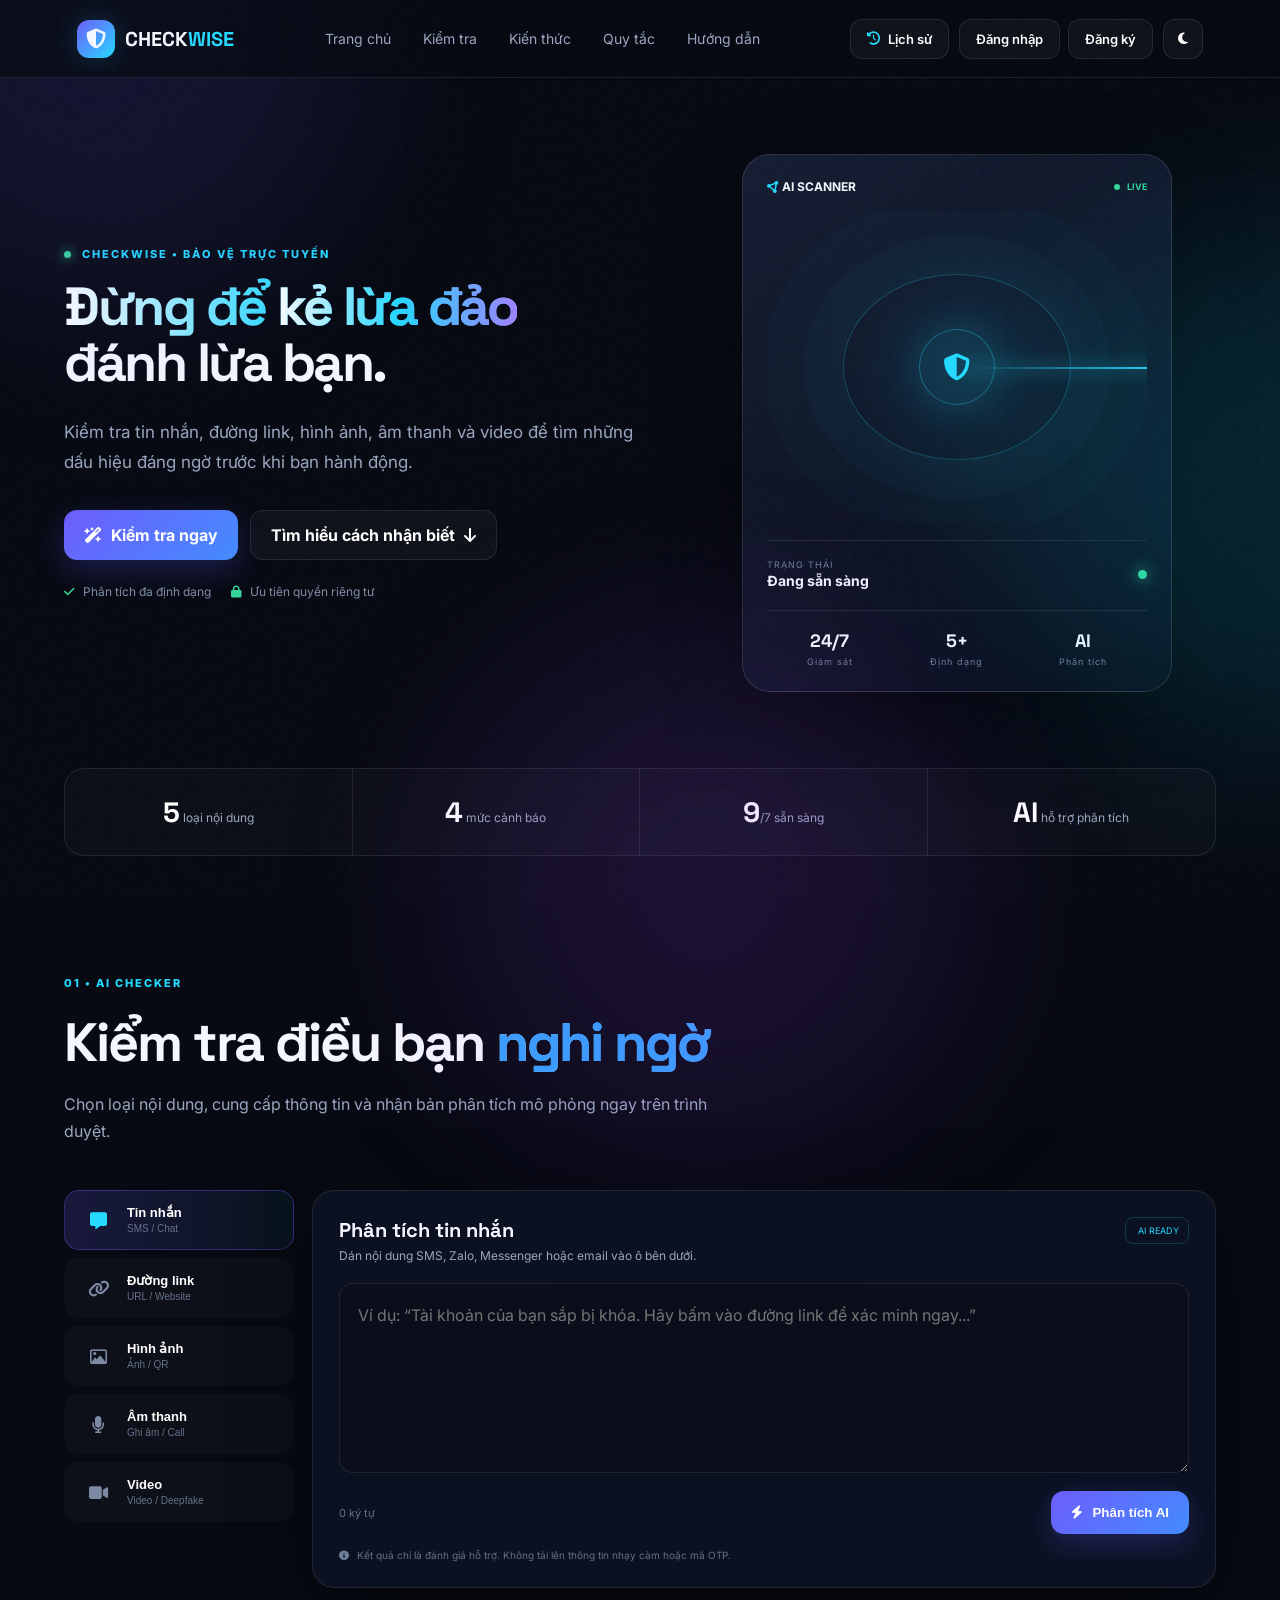
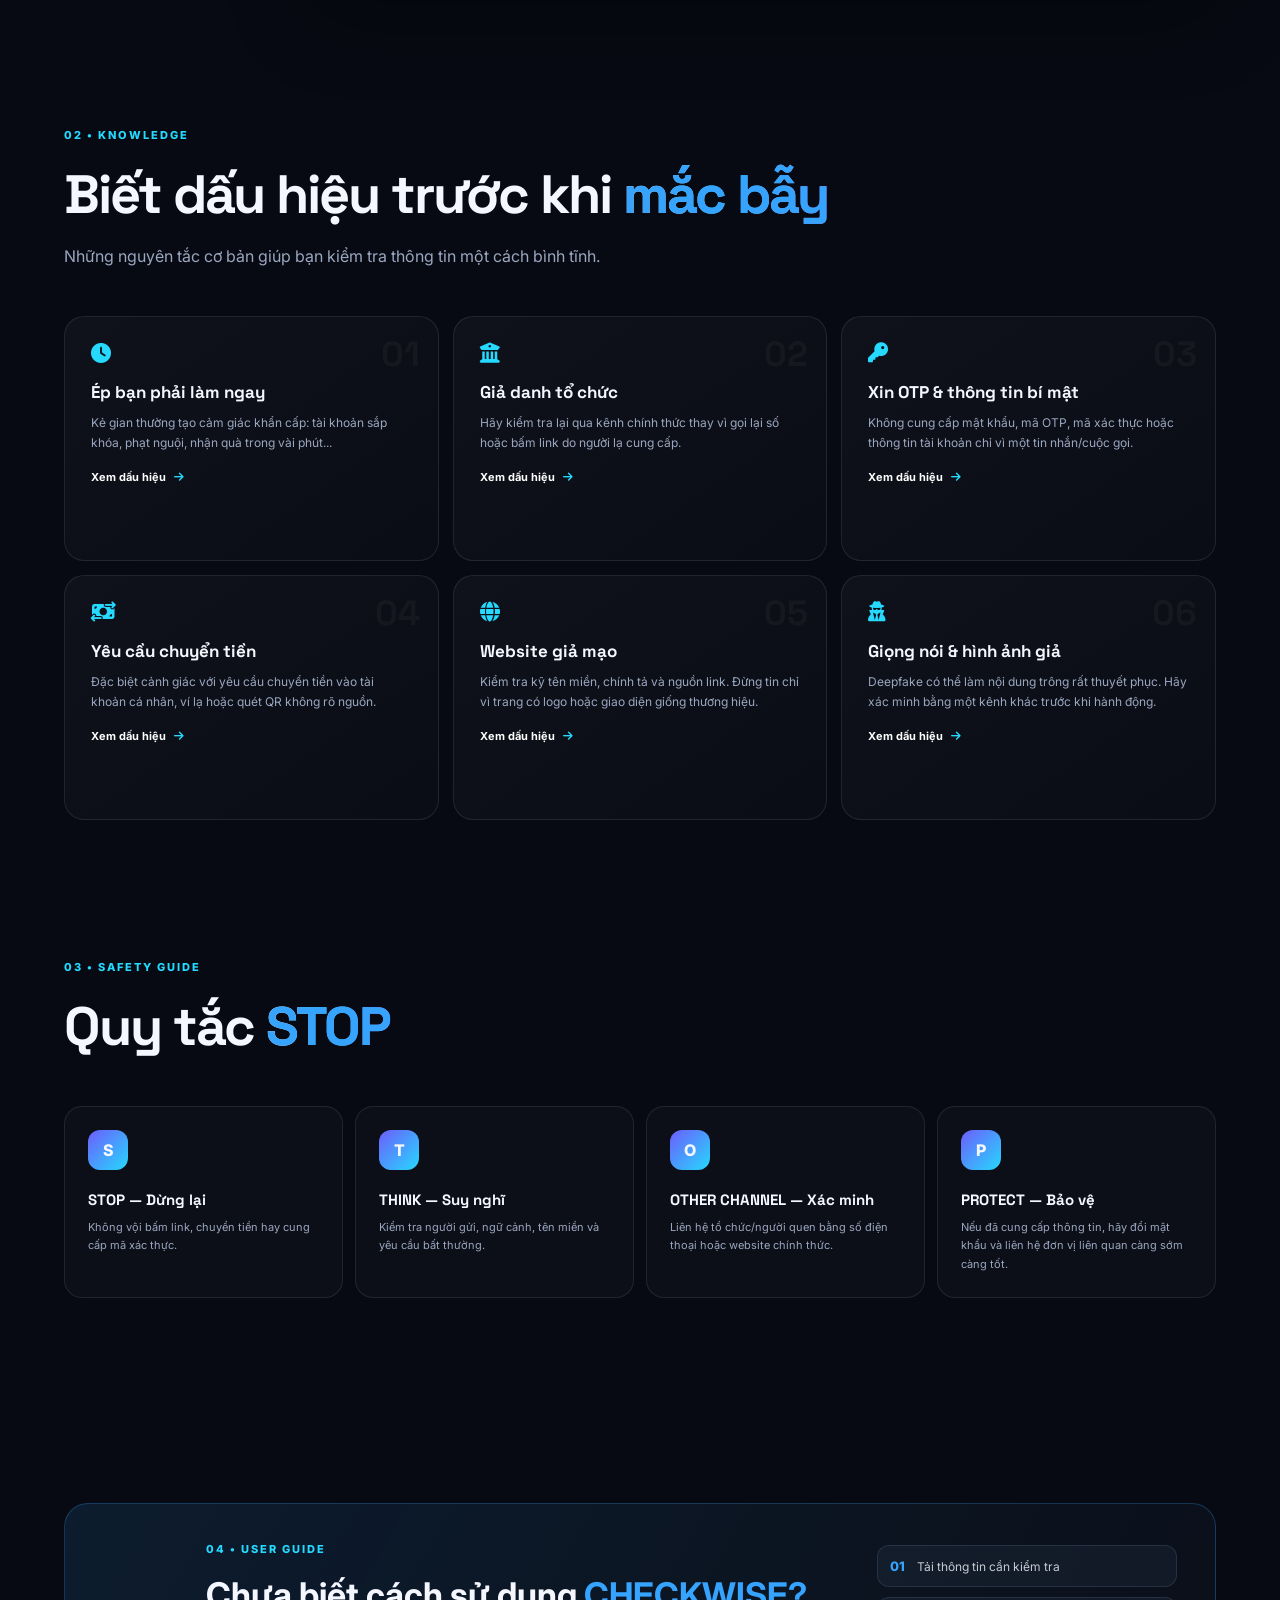
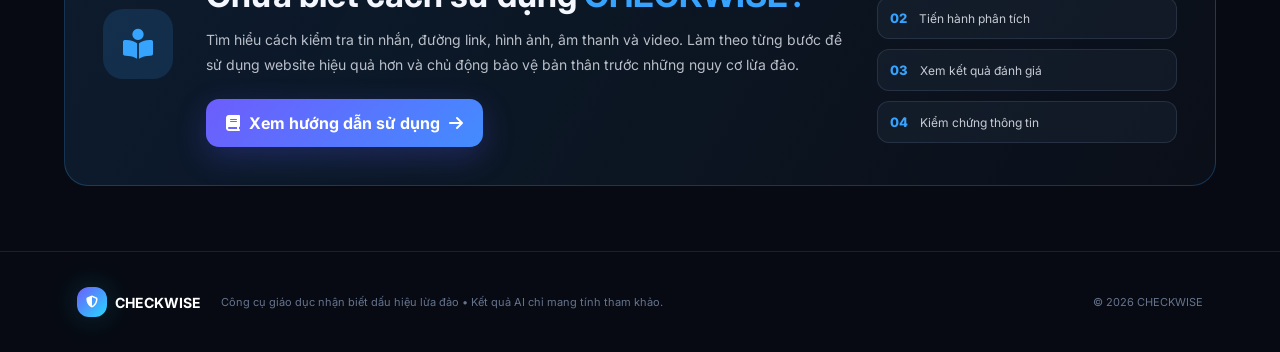
<file: index.html>
<!doctype html>
<html lang="vi">
  <head>
    <meta charset="UTF-8" />
    <meta name="viewport" content="width=device-width, initial-scale=1.0" />
    <meta
      name="description"
      content="CHECKWISE - Trung tâm nhận biết tin giả và lừa đảo bằng AI."
    />
    <title>CHECKWISE — Nhận biết lừa đảo</title>
    <link rel="preconnect" href="https://fonts.googleapis.com" />
    <link rel="preconnect" href="https://fonts.gstatic.com" crossorigin />
    <link
      href="https://fonts.googleapis.com/css2?family=Inter:wght@400;500;600;700;800&family=Space+Grotesk:wght@500;600;700&display=swap"
      rel="stylesheet"
    />
    <link
      rel="stylesheet"
      href="https://cdnjs.cloudflare.com/ajax/libs/font-awesome/6.7.2/css/all.min.css"
    />
    <link rel="stylesheet" href="css/style.css" />
    <link rel="stylesheet" href="css/huong-dan.css">
  </head>
  <body>
    <div class="noise"></div>
    <div class="bg-orb orb-1"></div>
    <div class="bg-orb orb-2"></div>
    <div class="bg-orb orb-3"></div>

    <header class="navbar">
      <a href="#home" class="brand">
        <span class="brand-icon"><i class="fa-solid fa-shield-halved"></i></span>
        <span>CHECK<span class="accent">WISE</span></span>
      </a>

      <nav id="nav">
        <a href="#home">Trang chủ</a>
        <a href="#checker">Kiểm tra</a>
        <a href="#knowledge">Kiến thức</a>
        <a href="#rules">Quy tắc</a>
        <a href="#instructions">Hướng dẫn</a>
      </nav>

      <div class="nav-right">
        <!-- Nút Lịch sử -->
        <button class="nav-pill-btn" id="toggleHistoryBtn" title="Lịch sử tra cứu">
          <i class="fa-solid fa-clock-rotate-left"></i>
          <span>Lịch sử</span>
        </button>

        <!-- Cụm Đăng nhập / Đăng ký (khi chưa đăng nhập) -->
        <div id="authButtons" class="auth-btns">
          <a href="auth.html" class="nav-pill-btn">Đăng nhập</a>
          <a href="auth.html?mode=register" class="nav-pill-btn nav-pill-primary">Đăng ký</a>
        </div>

        <!-- Ô User (khi đã đăng nhập) -->
        <div id="userMenuContainer" class="user-menu-container hidden">
          <button class="nav-pill-btn user-trigger" id="userProfileTrigger" type="button">
            <span class="user-avatar" id="userAvatarText">U</span>
            <span class="user-name" id="userNameDisplay">Người dùng</span>
            <i class="fa-solid fa-chevron-down" style="font-size: 10px; opacity: 0.7;"></i>
          </button>

          <div id="userDropdownMenu" class="user-dropdown hidden">
            <div class="dropdown-header">
              <strong id="dropdownUserName">Tên người dùng</strong>
              <p class="dropdown-email" id="dropdownUserEmail">email@domain.com</p>
              <span class="dropdown-role">Thành viên CheckWise</span>
            </div>
            <div class="dropdown-divider"></div>
            <button id="dropdownHistoryBtn" class="dropdown-item" type="button">
              <i class="fa-solid fa-clock-rotate-left"></i> Lịch sử tra cứu
            </button>
            <button id="logoutBtn" class="dropdown-item text-danger" type="button">
              <i class="fa-solid fa-right-from-bracket"></i> Đăng xuất
            </button>
          </div>
        </div>

        <!-- Nút Sáng / Tối -->
        <button class="icon-btn" id="themeBtn" aria-label="Đổi giao diện">
          <i class="fa-solid fa-moon"></i>
        </button>

        <!-- Nút Menu Mobile -->
        <button class="menu-btn" id="menuBtn">
          <i class="fa-solid fa-bars"></i>
        </button>
      </div>
    </header>
    <main id="home">
      <section class="hero section reveal">
        <div class="hero-copy">
          <div class="eyebrow">
            <span class="pulse"></span> CHECKWISE • BẢO VỆ TRỰC TUYẾN
          </div>
          <h1>
  <span class="hero-title-line">
    Đừng để <span>kẻ lừa đảo</span>
  </span>
  <br />
  đánh lừa bạn.
</h1>
          <p>
            Kiểm tra tin nhắn, đường link, hình ảnh, âm thanh và video để tìm
            những dấu hiệu đáng ngờ trước khi bạn hành động.
          </p>
          <div class="hero-actions">
            <a href="#checker" class="btn btn-primary"
              ><i class="fa-solid fa-wand-magic-sparkles"></i> Kiểm tra ngay</a
            ><a href="#knowledge" class="btn btn-ghost"
              >Tìm hiểu cách nhận biết <i class="fa-solid fa-arrow-down"></i
            ></a>
          </div>
          <div class="trust-row">
            <span><i class="fa-solid fa-check"></i> Phân tích đa định dạng</span
            ><span
              ><i class="fa-solid fa-lock"></i> Ưu tiên quyền riêng tư</span
            >
          </div>
        </div>
        <div class="hero-visual">
          <div class="scan-card">
            <div class="scan-top">
              <span><i class="fa-solid fa-circle-nodes"></i> AI SCANNER</span
              ><span class="live"><i></i> LIVE</span>
            </div>
            <div class="radar">
              <div class="radar-grid"></div>
              <div class="radar-sweep"></div>
              <div class="radar-core">
                <i class="fa-solid fa-shield-halved"></i>
              </div>
            </div>
            <div class="scan-status">
              <div><small>TRẠNG THÁI</small><strong>Đang sẵn sàng</strong></div>
              <span class="status-dot"></span>
            </div>
            <div class="mini-metrics">
              <div><strong>24/7</strong><small>Giám sát</small></div>
              <div><strong>5+</strong><small>Định dạng</small></div>
              <div><strong>AI</strong><small>Phân tích</small></div>
            </div>
          </div>
        </div>
      </section>

      <section class="stats section reveal">
        <div>
          <div class="stat">
            <strong data-count="5">0</strong><span> loại nội dung</span>
          </div>
        </div>
        <div>
          <div class="stat">
            <strong data-count="4">0</strong><span> mức cảnh báo</span>
          </div>
        </div>
        <div>
          <div class="stat">
            <strong data-count="24">0</strong><span>/7 sẵn sàng</span>
          </div>
        </div>
        <div>
          <div class="stat">
            <strong>AI</strong><span> hỗ trợ phân tích</span>
          </div>
        </div>
      </section>

      <section id="checker" class="checker section reveal">
        <div class="section-heading">
          <div class="eyebrow">01 • AI CHECKER</div>
          <h2>Kiểm tra điều bạn <span>nghi ngờ</span></h2>
          <p>
            Chọn loại nội dung, cung cấp thông tin và nhận bản phân tích mô
            phỏng ngay trên trình duyệt.
          </p>
        </div>
        <div class="checker-layout">
          <aside class="type-list">
            <button class="type-btn active" data-type="message">
              <i class="fa-solid fa-message"></i><span>Tin nhắn</span
              ><small>SMS / Chat</small>
            </button>
            <button class="type-btn" data-type="link">
              <i class="fa-solid fa-link"></i><span>Đường link</span
              ><small>URL / Website</small>
            </button>
            <button class="type-btn" data-type="image">
              <i class="fa-regular fa-image"></i><span>Hình ảnh</span
              ><small>Ảnh / QR</small>
            </button>
            <button class="type-btn" data-type="audio">
              <i class="fa-solid fa-microphone"></i><span>Âm thanh</span
              ><small>Ghi âm / Call</small>
            </button>
            <button class="type-btn" data-type="video">
              <i class="fa-solid fa-video"></i><span>Video</span
              ><small>Video / Deepfake</small>
            </button>
          </aside>
          <div class="checker-panel">
            <div class="panel-head">
              <div>
                <h3 id="inputTitle">Phân tích tin nhắn</h3>
                <p id="inputHint">
                  Dán nội dung SMS, Zalo, Messenger hoặc email vào ô bên dưới.
                </p>
              </div>
              <span class="ai-chip"
                ><i class="fa-solid fa-sparkles"></i> AI READY</span
              >
            </div>
            <textarea
              id="messageInput"
              placeholder="Ví dụ: “Tài khoản của bạn sắp bị khóa. Hãy bấm vào đường link để xác minh ngay...”"
            ></textarea>
            <div id="linkInput" class="hidden">
              <div class="input-wrap">
                <i class="fa-solid fa-link"></i
                ><input
                  id="urlField"
                  type="url"
                  placeholder="https://example.com"
                />
              </div>
            </div>
            <div id="uploadInput" class="upload-zone hidden">
              <input
                id="fileField"
                type="file"
                accept="image/*,audio/*,video/*"
              /><label for="fileField"
                ><span class="upload-icon"
                  ><i class="fa-solid fa-cloud-arrow-up"></i></span
                ><strong>Kéo thả tệp vào đây</strong
                ><small>hoặc bấm để chọn • Ảnh, âm thanh, video</small></label
              >
              <div id="filePreview"></div>
            </div>
            <div class="panel-foot">
              <span id="charCount">0 ký tự</span
              ><button class="btn btn-primary" id="analyzeBtn">
                <i class="fa-solid fa-bolt"></i> Phân tích AI
              </button>
            </div>
            <div class="disclaimer">
              <i class="fa-solid fa-circle-info"></i> Kết quả chỉ là đánh giá hỗ
              trợ. Không tải lên thông tin nhạy cảm hoặc mã OTP.
            </div>
          </div>
        </div>
      </section>
      

      <section id="result" class="result section hidden">
        <div class="result-card">
          <div class="result-head">
            <div class="result-icon">
              <i class="fa-solid fa-triangle-exclamation"></i>
            </div>
            <div>
              <small>AI RISK ANALYSIS</small>
              <h2 id="resultTitle">Có dấu hiệu cần cảnh giác</h2>
            </div>
            <span id="riskBadge" class="risk high">RỦI RO CAO</span>
          </div>
          <div class="risk-meter">
            <div>
              <span>Mức độ rủi ro</span><strong id="riskScore">78/100</strong>
            </div>
            <div class="meter"><span id="meterFill"></span></div>
          </div>
          <div class="findings" id="findings"></div>
          <div class="result-actions">
            <button class="btn btn-primary" id="newCheck">
              <i class="fa-solid fa-rotate"></i> Kiểm tra nội dung khác</button
            ><button class="btn btn-ghost" id="copyResult">
              <i class="fa-regular fa-copy"></i> Sao chép kết quả
            </button>
          </div>
        </div>
      </section>

      <section id="knowledge" class="knowledge section reveal">
        <div class="section-heading">
          <div class="eyebrow">02 • KNOWLEDGE</div>
          <h2>Biết dấu hiệu trước khi <span>mắc bẫy</span></h2>
          <p>
            Những nguyên tắc cơ bản giúp bạn kiểm tra thông tin một cách bình
            tĩnh.
          </p>
        </div>
        <div class="knowledge-grid">
          <article class="knowledge-card">
            <span class="card-num">01</span><i class="fa-solid fa-clock"></i>
            <h3>Ép bạn phải làm ngay</h3>
            <p>
              Kẻ gian thường tạo cảm giác khẩn cấp: tài khoản sắp khóa, phạt
              nguội, nhận quà trong vài phút...
            </p>
<a class="learn-btn" href="dau-hieu.html?poster=1">
    Xem dấu hiệu <i class="fa-solid fa-arrow-right"></i>
</a>
          </article>
          <article class="knowledge-card">
            <span class="card-num">02</span
            ><i class="fa-solid fa-building-columns"></i>
            <h3>Giả danh tổ chức</h3>
            <p>
              Hãy kiểm tra lại qua kênh chính thức thay vì gọi lại số hoặc bấm
              link do người lạ cung cấp.
            </p>
            <a class="learn-btn" href="dau-hieu.html?poster=2">
    Xem dấu hiệu <i class="fa-solid fa-arrow-right"></i>
</a>
          </article>
          <article class="knowledge-card">
            <span class="card-num">03</span><i class="fa-solid fa-key"></i>
            <h3>Xin OTP & thông tin bí mật</h3>
            <p>
              Không cung cấp mật khẩu, mã OTP, mã xác thực hoặc thông tin tài
              khoản chỉ vì một tin nhắn/cuộc gọi.
            </p>
            <a class="learn-btn" href="dau-hieu.html?poster=3">
    Xem dấu hiệu <i class="fa-solid fa-arrow-right"></i>
</a>
          </article>
          <article class="knowledge-card">
            <span class="card-num">04</span
            ><i class="fa-solid fa-money-bill-transfer"></i>
            <h3>Yêu cầu chuyển tiền</h3>
            <p>
              Đặc biệt cảnh giác với yêu cầu chuyển tiền vào tài khoản cá nhân,
              ví lạ hoặc quét QR không rõ nguồn.
            </p>
            <a class="learn-btn" href="dau-hieu.html?poster=4">
    Xem dấu hiệu <i class="fa-solid fa-arrow-right"></i>
</a>
          </article>
          <article class="knowledge-card">
            <span class="card-num">05</span><i class="fa-solid fa-globe"></i>
            <h3>Website giả mạo</h3>
            <p>
              Kiểm tra kỹ tên miền, chính tả và nguồn link. Đừng tin chỉ vì
              trang có logo hoặc giao diện giống thương hiệu.
            </p>
            <a class="learn-btn" href="dau-hieu.html?poster=5">
    Xem dấu hiệu <i class="fa-solid fa-arrow-right"></i>
</a>
          </article>
          <article class="knowledge-card">
            <span class="card-num">06</span
            ><i class="fa-solid fa-user-secret"></i>
            <h3>Giọng nói & hình ảnh giả</h3>
            <p>
              Deepfake có thể làm nội dung trông rất thuyết phục. Hãy xác minh
              bằng một kênh khác trước khi hành động.
            </p>
            <a class="learn-btn" href="dau-hieu.html?poster=6">
    Xem dấu hiệu <i class="fa-solid fa-arrow-right"></i>
</a>
          </article>
        </div>
      </section>

      <section id="rules" class="guide section reveal">
        <div class="section-heading">
          <div class="eyebrow">03 • SAFETY GUIDE</div>
          <h2>Quy tắc <span>STOP</span></h2>
        </div>
        <div class="steps">
          <div class="step">
            <span>S</span>
            <div>
              <h3>STOP — Dừng lại</h3>
              <p>Không vội bấm link, chuyển tiền hay cung cấp mã xác thực.</p>
            </div>
          </div>
          <div class="step">
            <span>T</span>
            <div>
              <h3>THINK — Suy nghĩ</h3>
              <p>
                Kiểm tra người gửi, ngữ cảnh, tên miền và yêu cầu bất thường.
              </p>
            </div>
          </div>
          <div class="step">
            <span>O</span>
            <div>
              <h3>OTHER CHANNEL — Xác minh</h3>
              <p>
                Liên hệ tổ chức/người quen bằng số điện thoại hoặc website chính
                thức.
              </p>
            </div>
          </div>
          <div class="step">
            <span>P</span>
            <div>
              <h3>PROTECT — Bảo vệ</h3>
              <p>
                Nếu đã cung cấp thông tin, hãy đổi mật khẩu và liên hệ đơn vị
                liên quan càng sớm càng tốt.
              </p>
            </div>
          </div>
        </div>
      </section>
      <!-- HƯỚNG DẪN SỬ DỤNG WEBSITE -->
<section id="instructions" class="instructions-section section reveal">
  <div class="instructions-content">
    <div class="instructions-icon">
      <i class="fa-solid fa-book-open-reader"></i>
    </div>

    <div class="instructions-text">
      <div class="eyebrow">04 • USER GUIDE</div>
      <h2>Chưa biết cách sử dụng <span>CHECKWISE?</span></h2>
      <p>
        Tìm hiểu cách kiểm tra tin nhắn, đường link, hình ảnh, âm thanh
        và video. Làm theo từng bước để sử dụng website hiệu quả hơn
        và chủ động bảo vệ bản thân trước những nguy cơ lừa đảo.
      </p>

      <a href="huong-dan.html" class="btn btn-primary">
        <i class="fa-solid fa-book"></i>
        Xem hướng dẫn sử dụng
        <i class="fa-solid fa-arrow-right"></i>
      </a>
    </div>

    <div class="instructions-preview">
      <div class="preview-item">
        <span>01</span>
        <p>Tải thông tin cần kiểm tra</p>
      </div>
      <div class="preview-item">
        <span>02</span>
        <p>Tiến hành phân tích</p>
      </div>
      <div class="preview-item">
        <span>03</span>
        <p>Xem kết quả đánh giá</p>
      </div>
      <div class="preview-item">
        <span>04</span>
        <p>Kiểm chứng thông tin</p>
      </div>
    </div>
  </div>
</section>
    </main>

  <!-- NGĂN KÉO LỊCH SỬ TRA CỨU (DRAWER) -->
    <div id="historyOverlay" class="drawer-overlay hidden"></div>
    <aside id="historyDrawer" class="history-drawer">
      <div class="drawer-header">
        <div>
          <h3><i class="fa-solid fa-clock-rotate-left"></i> Lịch sử tra cứu</h3>
          <small id="historyUserLabel">Lưu trên trình duyệt hiện tại</small>
        </div>
        <div style="display: flex; gap: 8px; align-items: center;">
          <!-- Nút Xóa lịch sử -->
          <button id="clearHistoryBtn" class="clear-history-btn" title="Xóa tất cả">
            <i class="fa-solid fa-trash-can"></i>
          </button>
          <!-- Nút Đóng (tắt) lịch sử -->
          <button id="closeHistoryBtn" class="close-btn">&times;</button>
        </div>
      </div>
      <div id="historyList" class="drawer-list"></div>
    </aside>

    <footer>
      <div class="footer-brand">
        <span class="brand-icon"><i class="fa-solid fa-shield-halved"></i></span>
        <strong>CHECKWISE</strong>
      </div>
      <p>Công cụ giáo dục nhận biết dấu hiệu lừa đảo • Kết quả AI chỉ mang tính tham khảo.</p>
      <span>© 2026 CHECKWISE</span>
    </footer>

    <!-- ĐẶT THẺ SCRIPT Ở ĐÂY (SAU KHI TOÀN BỘ HTML ĐÃ ĐƯỢC TẢI XONG) -->
    <script src="js/app.js"></script>
  </body>
</html>
  </body>
</html>
</file>
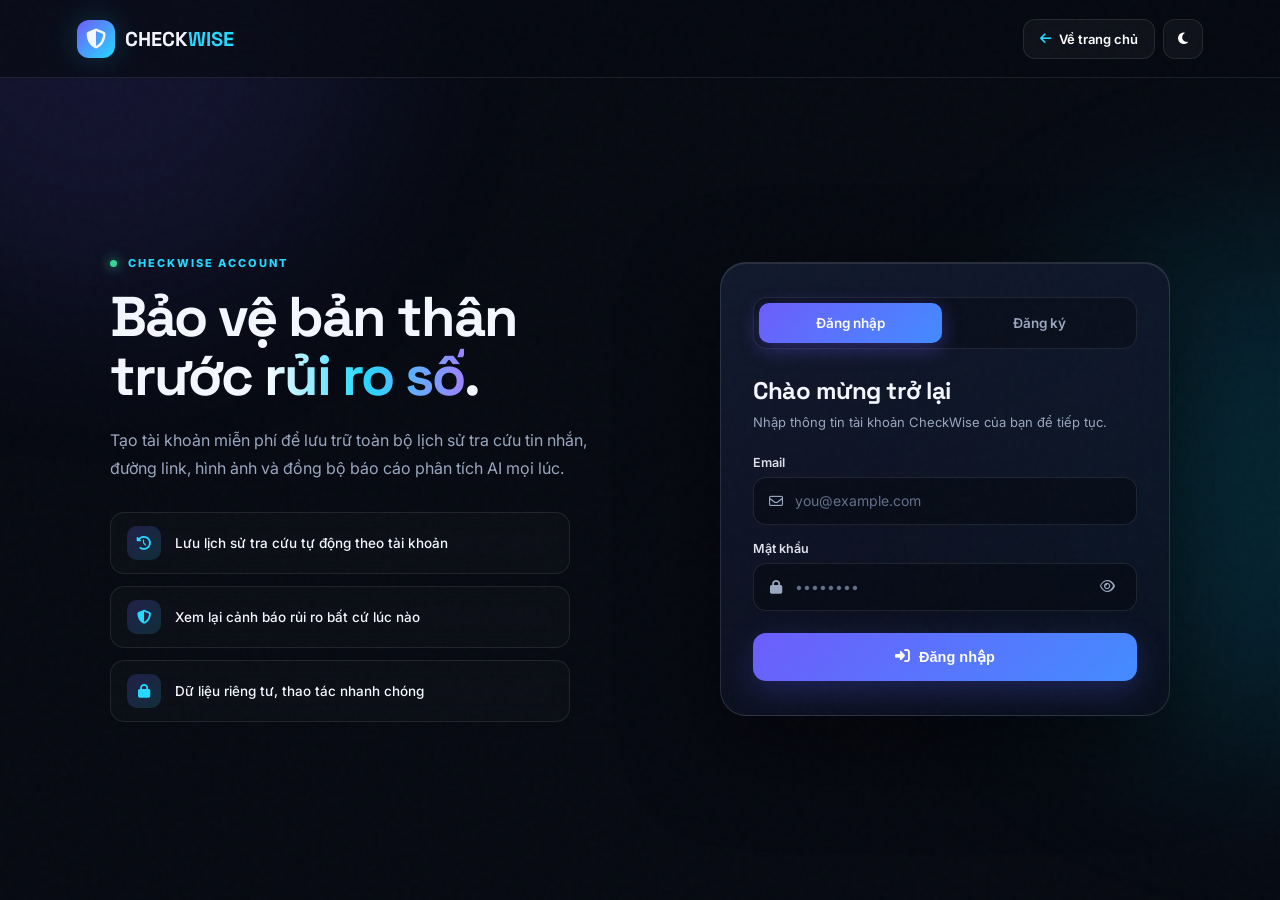
<file: auth.html>
<!doctype html>
<html lang="vi">
  <head>
    <meta charset="UTF-8" />
    <meta name="viewport" content="width=device-width, initial-scale=1.0" />
    <title>CHECKWISE — Đăng nhập & Đăng ký</title>
    <link rel="preconnect" href="https://fonts.googleapis.com" />
    <link rel="preconnect" href="https://fonts.gstatic.com" crossorigin />
    <link
      href="https://fonts.googleapis.com/css2?family=Inter:wght@400;500;600;700;800&family=Space+Grotesk:wght@500;600;700&display=swap"
      rel="stylesheet"
    />
    <link
      rel="stylesheet"
      href="https://cdnjs.cloudflare.com/ajax/libs/font-awesome/6.7.2/css/all.min.css"
    />
    <link rel="stylesheet" href="css/style.css" />
  </head>
  <body class="auth-page">
    <div class="noise"></div>
    <div class="bg-orb orb-1"></div>
    <div class="bg-orb orb-2"></div>

    <!-- Thanh điều hướng gọn -->
<header class="navbar">
      <a href="index.html" class="brand">
        <span class="brand-icon"><i class="fa-solid fa-shield-halved"></i></span>
        <span>CHECK<span class="accent">WISE</span></span>
      </a>

      <div class="nav-right">
        <a href="index.html" class="nav-pill-btn">
          <i class="fa-solid fa-arrow-left"></i>
          <span>Về trang chủ</span>
        </a>
        <button class="icon-btn" id="themeBtn" aria-label="Đổi giao diện">
          <i class="fa-solid fa-moon"></i>
        </button>
      </div>
    </header>

    <main class="auth-wrapper">
      <div class="auth-container">
        <!-- Cột trái: Giới thiệu -->
        <div class="auth-banner">
          <div class="eyebrow">
            <span class="pulse"></span> CHECKWISE ACCOUNT
          </div>
          <h1>Bảo vệ bản thân trước <span>rủi ro số</span>.</h1>
          <p>
            Tạo tài khoản miễn phí để lưu trữ toàn bộ lịch sử tra cứu tin nhắn,
            đường link, hình ảnh và đồng bộ báo cáo phân tích AI mọi lúc.
          </p>
          <ul class="auth-perks">
            <li>
              <i class="fa-solid fa-clock-rotate-left"></i> Lưu lịch sử tra cứu
              tự động theo tài khoản
            </li>
            <li>
              <i class="fa-solid fa-shield-halved"></i> Xem lại cảnh báo rủi ro
              bất cứ lúc nào
            </li>
            <li>
              <i class="fa-solid fa-lock"></i> Dữ liệu riêng tư, thao tác nhanh
              chóng
            </li>
          </ul>
        </div>

        <!-- Cột phải: Khung Form Đăng nhập / Đăng ký -->
        <div class="auth-card">
          <div class="auth-tabs">
            <button type="button" class="auth-tab active" data-tab="login">
              Đăng nhập
            </button>
            <button type="button" class="auth-tab" data-tab="register">
              Đăng ký
            </button>
          </div>

          <!-- FORM ĐĂNG NHẬP -->
          <form id="loginForm" class="auth-form">
            <h2>Chào mừng trở lại</h2>
            <p class="auth-sub">
              Nhập thông tin tài khoản CheckWise của bạn để tiếp tục.
            </p>

            <div class="form-group">
              <label for="loginEmail">Email</label>
              <div class="auth-input-box">
                <i class="fa-regular fa-envelope"></i>
                <input
                  type="email"
                  id="loginEmail"
                  required
                  placeholder="you@example.com"
                />
              </div>
            </div>

            <div class="form-group">
              <label for="loginPassword">Mật khẩu</label>
              <div class="auth-input-box">
                <i class="fa-solid fa-lock"></i>
                <input
                  type="password"
                  id="loginPassword"
                  required
                  placeholder="••••••••"
                />
                <button
                  type="button"
                  class="toggle-pass"
                  data-target="loginPassword"
                >
                  <i class="fa-regular fa-eye"></i>
                </button>
              </div>
            </div>

            <p id="loginError" class="auth-error hidden"></p>
            <button type="submit" class="btn btn-primary w-full">
              <i class="fa-solid fa-right-to-bracket"></i> Đăng nhập
            </button>
          </form>

          <!-- FORM ĐĂNG KÝ -->
          <form id="registerForm" class="auth-form hidden">
            <h2>Tạo tài khoản mới</h2>
            <p class="auth-sub">
              Chỉ mất 10 giây để kích hoạt kho lưu trữ lịch sử tra cứu.
            </p>

            <div class="form-group">
              <label for="regName">Tên hiển thị</label>
              <div class="auth-input-box">
                <i class="fa-regular fa-user"></i>
                <input
                  type="text"
                  id="regName"
                  required
                  placeholder="Ví dụ: Nguyễn Văn A"
                />
              </div>
            </div>

            <div class="form-group">
              <label for="regEmail">Email</label>
              <div class="auth-input-box">
                <i class="fa-regular fa-envelope"></i>
                <input
                  type="email"
                  id="regEmail"
                  required
                  placeholder="you@example.com"
                />
              </div>
            </div>

            <div class="form-group">
              <label for="regPassword">Mật khẩu (tối thiểu 6 ký tự)</label>
              <div class="auth-input-box">
                <i class="fa-solid fa-lock"></i>
                <input
                  type="password"
                  id="regPassword"
                  minlength="6"
                  required
                  placeholder="••••••••"
                />
                <button
                  type="button"
                  class="toggle-pass"
                  data-target="regPassword"
                >
                  <i class="fa-regular fa-eye"></i>
                </button>
              </div>
            </div>

            <div class="form-group">
              <label for="regConfirm">Nhập lại mật khẩu</label>
              <div class="auth-input-box">
                <i class="fa-solid fa-shield-check"></i>
                <input
                  type="password"
                  id="regConfirm"
                  minlength="6"
                  required
                  placeholder="••••••••"
                />
              </div>
            </div>

            <p id="registerError" class="auth-error hidden"></p>
            <button type="submit" class="btn btn-primary w-full">
              <i class="fa-solid fa-user-plus"></i> Đăng ký ngay
            </button>
          </form>
        </div>
      </div>
    </main>

    <script src="js/auth.js"></script>
  </body>
</html>
</file>
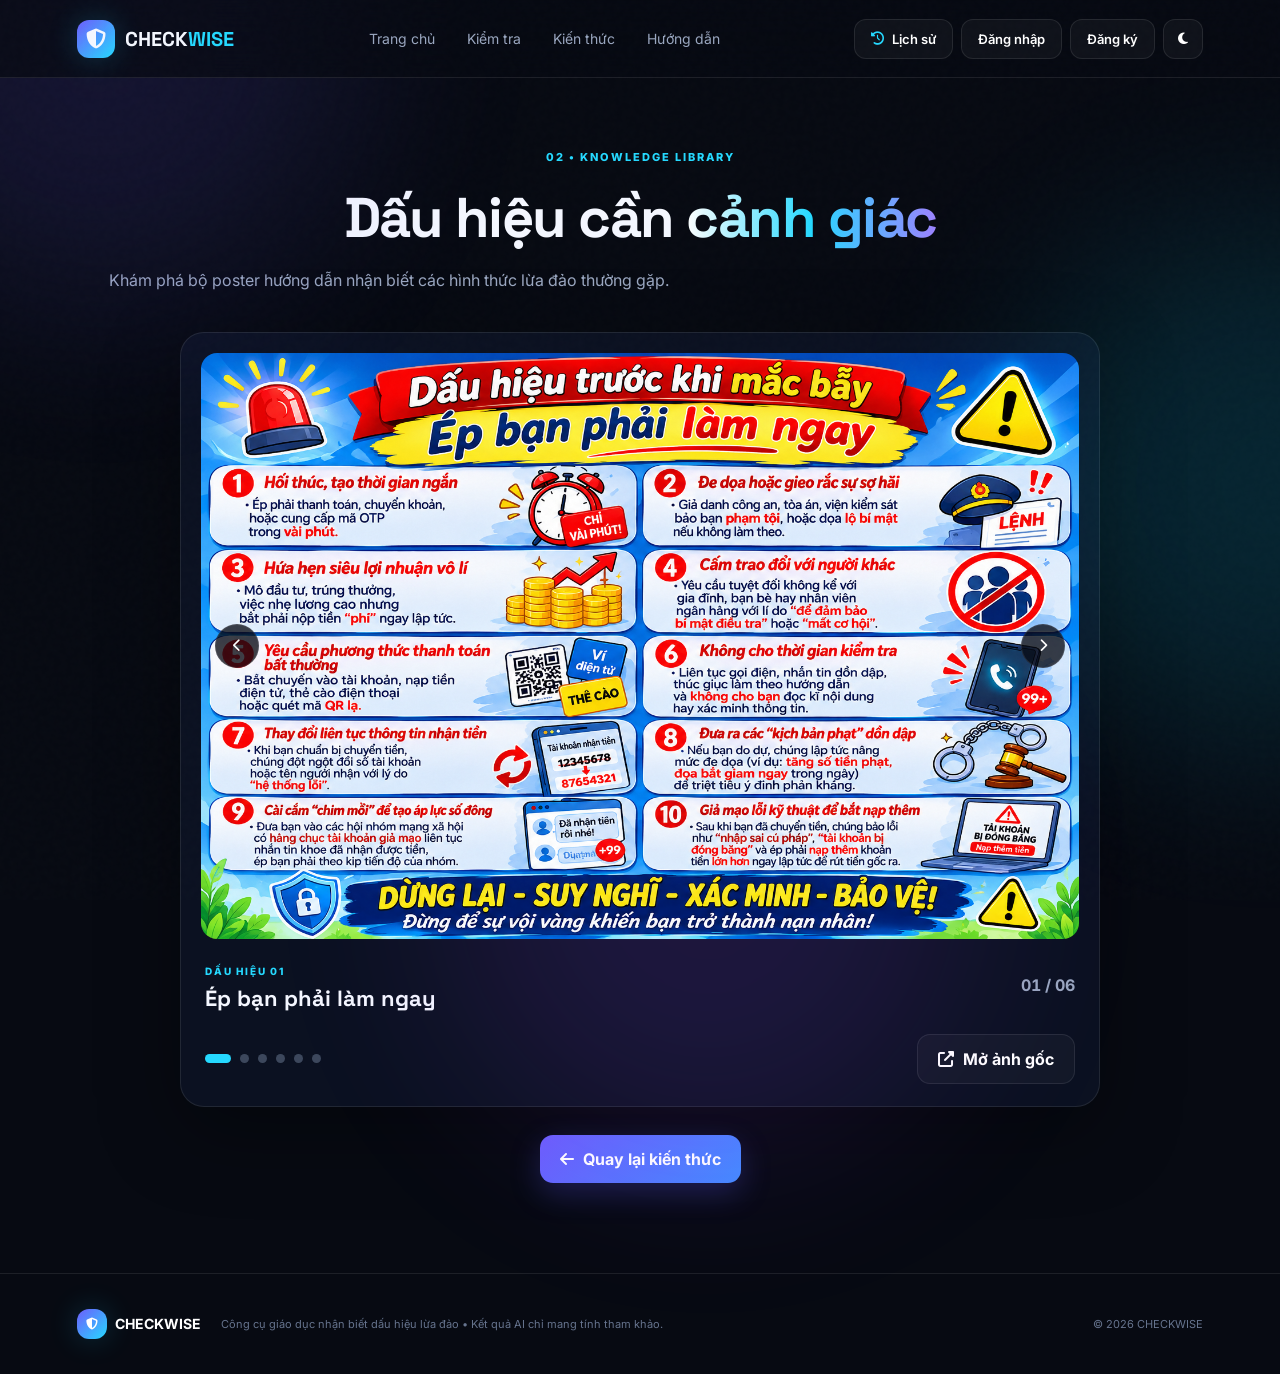
<file: dau-hieu.html>
<!doctype html>
<html lang="vi">
<head>
  <meta charset="UTF-8">
  <meta name="viewport" content="width=device-width, initial-scale=1.0">
  <meta name="description" content="Bộ poster nhận biết dấu hiệu lừa đảo - CHECKWISE.">
  <title>Poster dấu hiệu lừa đảo — CHECKWISE</title>

  <link rel="preconnect" href="https://fonts.googleapis.com">
  <link rel="preconnect" href="https://fonts.gstatic.com" crossorigin>
  <link href="https://fonts.googleapis.com/css2?family=Inter:wght@400;500;600;700;800&family=Space+Grotesk:wght@500;600;700&display=swap" rel="stylesheet">

  <link rel="stylesheet" href="https://cdnjs.cloudflare.com/ajax/libs/font-awesome/6.7.2/css/all.min.css">

  <!-- CSS giao diện gốc -->
  <link rel="stylesheet" href="css/style.css">

  <!-- CSS riêng của trang poster -->
  <link rel="stylesheet" href="css/poster.css">
</head>

<body>
  <div class="noise"></div>
  <div class="bg-orb orb-1"></div>
  <div class="bg-orb orb-2"></div>
  <div class="bg-orb orb-3"></div>

  <!-- NAVBAR -->
  <header class="navbar">
    <a href="index.html#home" class="brand">
      <span class="brand-icon">
        <i class="fa-solid fa-shield-halved"></i>
      </span>
      <span>CHECK<span class="accent">WISE</span></span>
    </a>

    <nav id="nav">
      <a href="index.html#home">Trang chủ</a>
      <a href="index.html#checker">Kiểm tra</a>
      <a href="index.html#knowledge" class="active">Kiến thức</a>
      <a href="index.html#guide">Hướng dẫn</a>
    </nav>

    <div class="nav-right">
      <button
        class="nav-pill-btn"
        id="toggleHistoryBtn"
        title="Lịch sử tra cứu"
      >
        <i class="fa-solid fa-clock-rotate-left"></i>
        <span>Lịch sử</span>
      </button>

      <div id="authButtons" class="auth-btns">
        <a href="auth.html" class="nav-pill-btn">Đăng nhập</a>
        <a
          href="auth.html?mode=register"
          class="nav-pill-btn nav-pill-primary"
        >
          Đăng ký
        </a>
      </div>

      <div id="userMenuContainer" class="user-menu-container hidden">
        <button
          class="nav-pill-btn user-trigger"
          id="userProfileTrigger"
          type="button"
        >
          <span class="user-avatar" id="userAvatarText">U</span>
          <span class="user-name" id="userNameDisplay">Người dùng</span>
          <i
            class="fa-solid fa-chevron-down"
            style="font-size:10px;opacity:.7"
          ></i>
        </button>

        <div id="userDropdownMenu" class="user-dropdown hidden">
          <div class="dropdown-header">
            <strong id="dropdownUserName">Tên người dùng</strong>
            <p class="dropdown-email" id="dropdownUserEmail">
              email@domain.com
            </p>
            <span class="dropdown-role">Thành viên CheckWise</span>
          </div>

          <div class="dropdown-divider"></div>

          <button
            id="dropdownHistoryBtn"
            class="dropdown-item"
            type="button"
          >
            <i class="fa-solid fa-clock-rotate-left"></i>
            Lịch sử tra cứu
          </button>

          <button
            id="logoutBtn"
            class="dropdown-item text-danger"
            type="button"
          >
            <i class="fa-solid fa-right-from-bracket"></i>
            Đăng xuất
          </button>
        </div>
      </div>

      <button
        class="icon-btn"
        id="themeBtn"
        aria-label="Đổi giao diện"
      >
        <i class="fa-solid fa-moon"></i>
      </button>

      <button
        class="menu-btn"
        id="menuBtn"
        aria-label="Mở menu"
      >
        <i class="fa-solid fa-bars"></i>
      </button>
    </div>
  </header>

  <!-- NỘI DUNG POSTER -->
  <main class="poster-page section">

    <div class="section-heading poster-heading">
      <div class="eyebrow">02 • KNOWLEDGE LIBRARY</div>

      <h1>
        Dấu hiệu cần <span>cảnh giác</span>
      </h1>

      <p>
        Khám phá bộ poster hướng dẫn nhận biết các hình thức
        lừa đảo thường gặp.
      </p>
    </div>

    <section class="poster-viewer" aria-label="Trình chiếu poster">

      <div class="poster-stage">

        <button
          class="poster-arrow prev"
          id="prevPoster"
          aria-label="Poster trước"
        >
          <i class="fa-solid fa-chevron-left"></i>
        </button>

        <img
          id="posterImage"
          src="POSTER DẤU HIỆU TRƯỚC KHI MẮC BẪY/ÉP BẠN PHẢI LÀM NGAY (2).png"
          alt="Poster: Ép bạn phải làm ngay"
          draggable="false"
        >

        <button
          class="poster-arrow next"
          id="nextPoster"
          aria-label="Poster tiếp theo"
        >
          <i class="fa-solid fa-chevron-right"></i>
        </button>

      </div>

      <div class="poster-caption">
        <div>
          <span class="poster-kicker" id="posterKicker">
            DẤU HIỆU 01
          </span>

          <h2 id="posterTitle">
            Ép bạn phải làm ngay
          </h2>
        </div>

        <span class="poster-counter" id="posterCounter">
          01 / 06
        </span>
      </div>

      <div class="poster-controls">

        <div
          class="poster-dots"
          id="posterDots"
          aria-label="Chọn poster"
        ></div>

        <a
          class="btn btn-ghost"
          id="openOriginal"
          target="_blank"
          rel="noopener"
        >
          <i class="fa-solid fa-up-right-from-square"></i>
          Mở ảnh gốc
        </a>

      </div>
    </section>

    <div class="poster-back">
      <a class="btn btn-primary" href="index.html#knowledge">
        <i class="fa-solid fa-arrow-left"></i>
        Quay lại kiến thức
      </a>
    </div>

  </main>

  <!-- LỊCH SỬ TRA CỨU -->
  <div id="historyOverlay" class="drawer-overlay hidden"></div>

  <aside id="historyDrawer" class="history-drawer">
    <div class="drawer-header">

      <div>
        <h3>
          <i class="fa-solid fa-clock-rotate-left"></i>
          Lịch sử tra cứu
        </h3>

        <small id="historyUserLabel">
          Lưu trên trình duyệt hiện tại
        </small>
      </div>

      <div style="display:flex;gap:8px;align-items:center">

        <button
          id="clearHistoryBtn"
          class="clear-history-btn"
          title="Xóa tất cả"
        >
          <i class="fa-solid fa-trash-can"></i>
        </button>

        <button id="closeHistoryBtn" class="close-btn">
          &times;
        </button>

      </div>
    </div>

    <div id="historyList" class="drawer-list"></div>
  </aside>

  <!-- FOOTER -->
  <footer>
    <div class="footer-brand">
      <span class="brand-icon">
        <i class="fa-solid fa-shield-halved"></i>
      </span>
      <strong>CHECKWISE</strong>
    </div>

    <p>
      Công cụ giáo dục nhận biết dấu hiệu lừa đảo •
      Kết quả AI chỉ mang tính tham khảo.
    </p>

    <span>© 2026 CHECKWISE</span>
  </footer>

  <!-- JS GỐC VÀ JS TRÌNH CHIẾU -->
  <script src="js/app.js"></script>
  <script src="js/poster.js"></script>

</body>
</html>
</file>
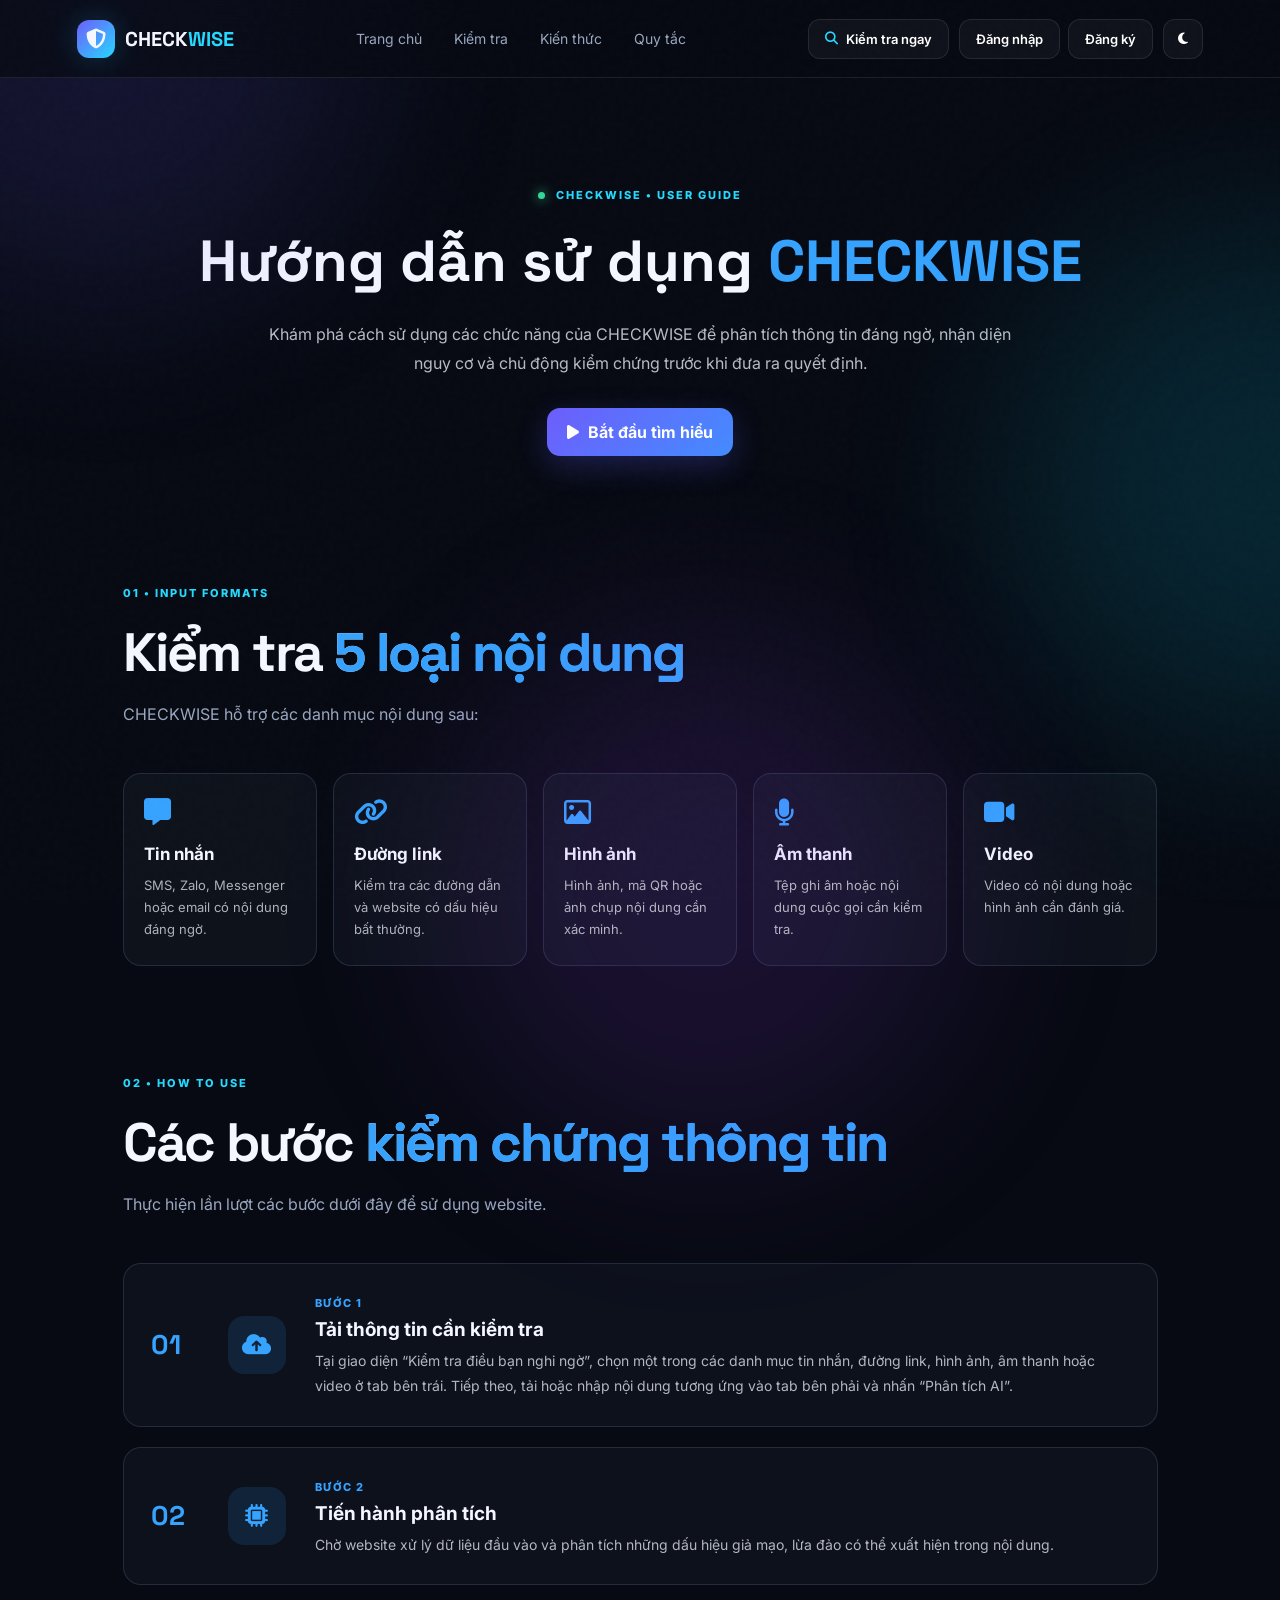
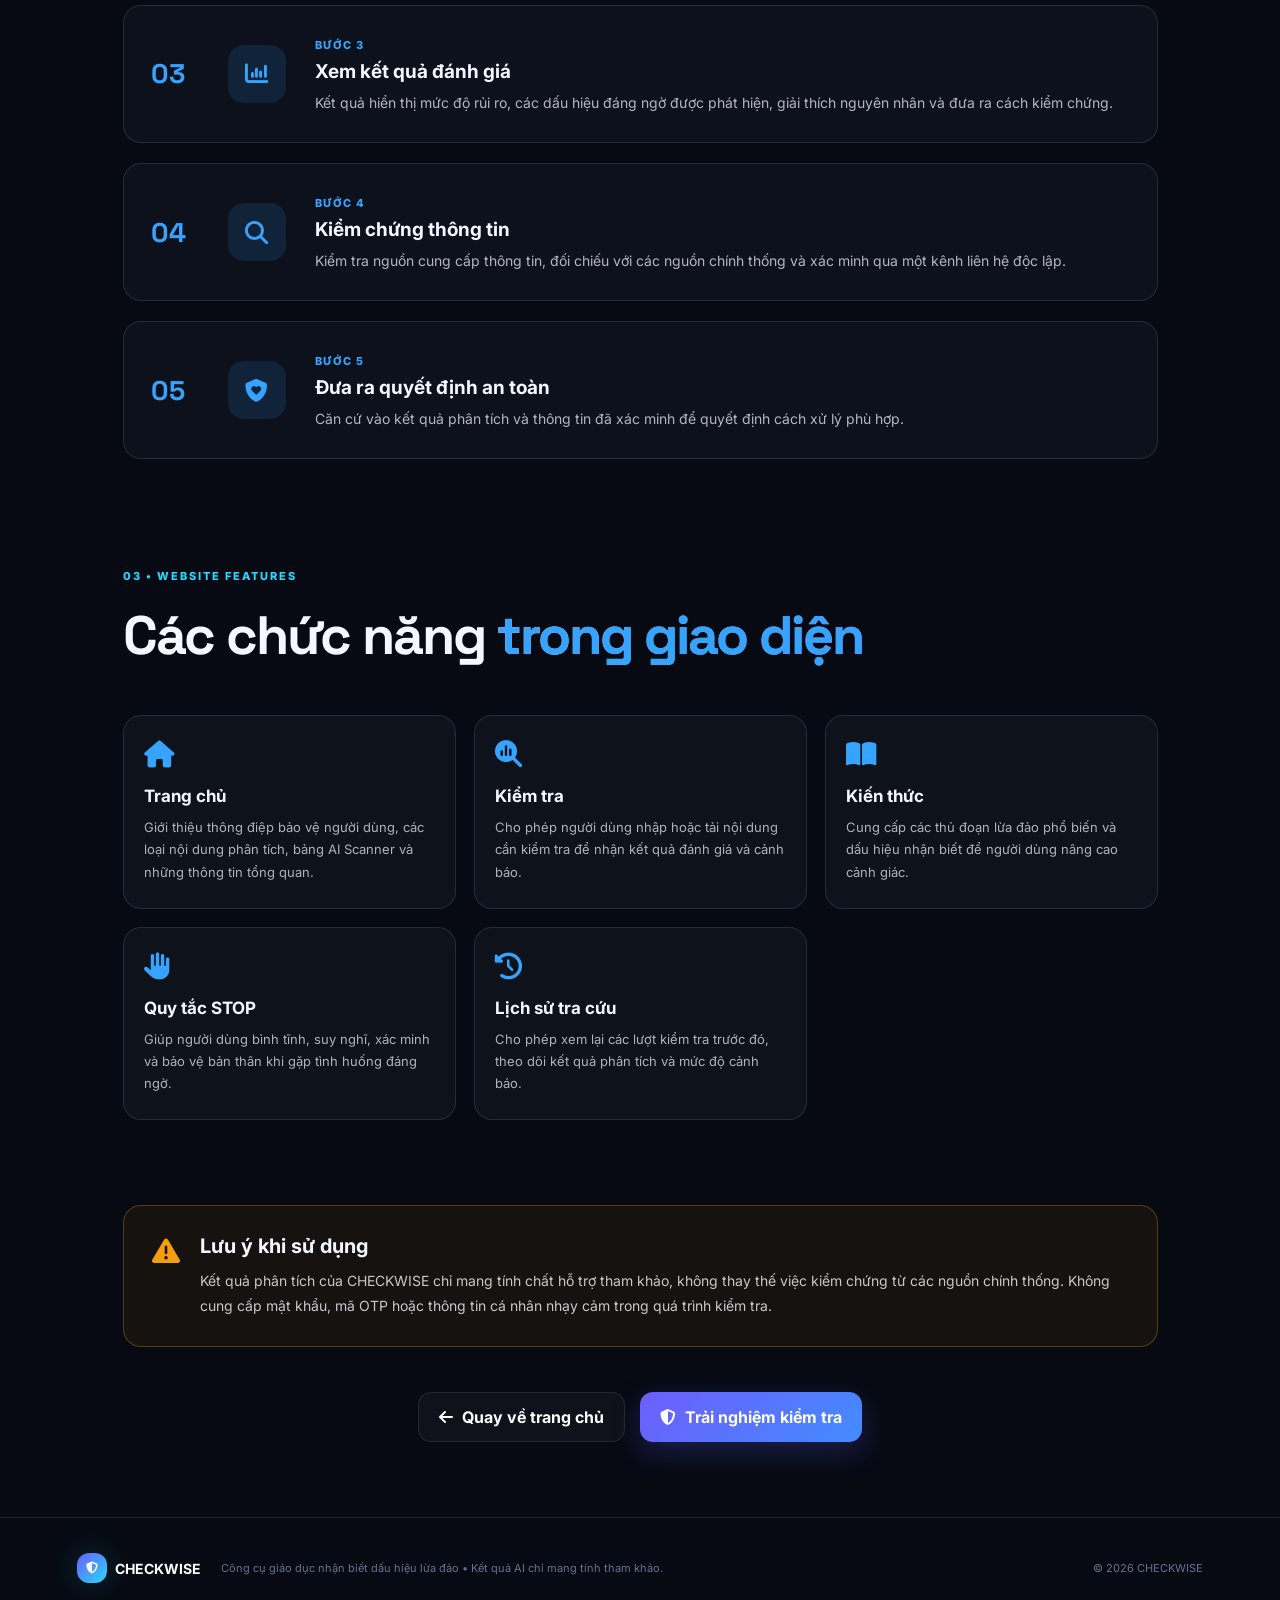
<file: huong-dan.html>
<!DOCTYPE html>
<html lang="vi">
<head>
  <meta charset="UTF-8">
  <meta name="viewport" content="width=device-width, initial-scale=1.0">
  <title>Hướng dẫn sử dụng | CHECKWISE</title>

  <link rel="preconnect" href="https://fonts.googleapis.com">
  <link rel="preconnect" href="https://fonts.gstatic.com" crossorigin>
  <link href="https://fonts.googleapis.com/css2?family=Inter:wght@400;500;600;700;800&family=Space+Grotesk:wght@500;600;700&display=swap" rel="stylesheet">

  <link rel="stylesheet" href="https://cdnjs.cloudflare.com/ajax/libs/font-awesome/6.7.2/css/all.min.css">
<link rel="stylesheet" href="css/style.css">
<link rel="stylesheet" href="css/huong-dan.css">
</head>

<body>
  <div class="noise"></div>
  <div class="bg-orb orb-1"></div>
  <div class="bg-orb orb-2"></div>
  <div class="bg-orb orb-3"></div>

  
<header class="navbar">
  <a href="index.html#home" class="brand">
    <span class="brand-icon">
      <i class="fa-solid fa-shield-halved"></i>
    </span>
    <span>CHECK<span class="accent">WISE</span></span>
  </a>

  <nav id="nav">
    <a href="index.html#home">Trang chủ</a>
    <a href="index.html#checker">Kiểm tra</a>
    <a href="index.html#knowledge">Kiến thức</a>
    <a href="index.html#rules">Quy tắc</a>
  </nav>

  <div class="nav-right">

    <!-- KIỂM TRA NGAY -->
    <a href="index.html#checker" class="nav-pill-btn">
      <i class="fa-solid fa-magnifying-glass"></i>
      Kiểm tra ngay
    </a>

    <!-- ĐĂNG NHẬP / ĐĂNG KÝ -->
    <div id="authButtons" class="auth-btns">
      <a href="auth.html" class="nav-pill-btn">Đăng nhập</a>
      <a href="auth.html?mode=register"
         class="nav-pill-btn nav-pill-primary">
        Đăng ký
      </a>
    </div>

    <!-- TÀI KHOẢN SAU KHI ĐĂNG NHẬP -->
    <div id="userMenuContainer"
         class="user-menu-container hidden">

      <button class="nav-pill-btn user-trigger"
              id="userProfileTrigger"
              type="button">

        <span class="user-avatar" id="userAvatarText">U</span>

        <span class="user-name" id="userNameDisplay">
          Người dùng
        </span>

        <i class="fa-solid fa-chevron-down"
           style="font-size:10px;opacity:.7"></i>
      </button>

      <div id="userDropdownMenu" class="user-dropdown hidden">

        <div class="dropdown-header">
          <strong id="dropdownUserName">Tên người dùng</strong>

          <p class="dropdown-email" id="dropdownUserEmail">
            email@domain.com
          </p>

          <span class="dropdown-role">
            Thành viên CheckWise
          </span>
        </div>

        <div class="dropdown-divider"></div>

        <a href="index.html" class="dropdown-item">
          <i class="fa-solid fa-house"></i>
          Trang chủ
        </a>

        <button id="logoutBtn"
                class="dropdown-item text-danger"
                type="button">
          <i class="fa-solid fa-right-from-bracket"></i>
          Đăng xuất
        </button>

      </div>
    </div>

    <!-- ĐỔI SÁNG / TỐI -->
    <button class="icon-btn"
            id="themeBtn"
            aria-label="Đổi giao diện">
      <i class="fa-solid fa-moon"></i>
    </button>

    <!-- MENU MOBILE -->
    <button class="menu-btn" id="menuBtn">
      <i class="fa-solid fa-bars"></i>
    </button>

  </div>
</header>


  <main class="user-guide-page">

    <!-- GIỚI THIỆU -->
    <section class="guide-hero section reveal">
      <div class="eyebrow">
        <span class="pulse"></span>
        CHECKWISE • USER GUIDE
      </div>

      <h1>Hướng dẫn sử dụng <span>CHECKWISE</span></h1>

      <p>
        Khám phá cách sử dụng các chức năng của CHECKWISE để phân tích
        thông tin đáng ngờ, nhận diện nguy cơ và chủ động kiểm chứng
        trước khi đưa ra quyết định.
      </p>

      <a href="#guide-steps" class="btn btn-primary">
        <i class="fa-solid fa-play"></i>
        Bắt đầu tìm hiểu
      </a>
    </section>

    <!-- CÁC LOẠI NỘI DUNG -->
    <section class="guide-formats section reveal">
      <div class="section-heading">
        <div class="eyebrow">01 • INPUT FORMATS</div>
        <h2>Kiểm tra <span>5 loại nội dung</span></h2>
        <p>CHECKWISE hỗ trợ các danh mục nội dung sau:</p>
      </div>

      <div class="format-grid">
        <article class="format-card">
          <i class="fa-solid fa-message"></i>
          <h3>Tin nhắn</h3>
          <p>SMS, Zalo, Messenger hoặc email có nội dung đáng ngờ.</p>
        </article>

        <article class="format-card">
          <i class="fa-solid fa-link"></i>
          <h3>Đường link</h3>
          <p>Kiểm tra các đường dẫn và website có dấu hiệu bất thường.</p>
        </article>

        <article class="format-card">
          <i class="fa-regular fa-image"></i>
          <h3>Hình ảnh</h3>
          <p>Hình ảnh, mã QR hoặc ảnh chụp nội dung cần xác minh.</p>
        </article>

        <article class="format-card">
          <i class="fa-solid fa-microphone"></i>
          <h3>Âm thanh</h3>
          <p>Tệp ghi âm hoặc nội dung cuộc gọi cần kiểm tra.</p>
        </article>

        <article class="format-card">
          <i class="fa-solid fa-video"></i>
          <h3>Video</h3>
          <p>Video có nội dung hoặc hình ảnh cần đánh giá.</p>
        </article>
      </div>
    </section>

    <!-- 5 BƯỚC HƯỚNG DẪN -->
    <section id="guide-steps" class="guide-steps-section section reveal">
      <div class="section-heading">
        <div class="eyebrow">02 • HOW TO USE</div>
        <h2>Các bước <span>kiểm chứng thông tin</span></h2>
        <p>Thực hiện lần lượt các bước dưới đây để sử dụng website.</p>
      </div>

      <div class="guide-timeline">

        <article class="guide-step">
          <div class="guide-step-number">01</div>
          <div class="guide-step-icon">
            <i class="fa-solid fa-cloud-arrow-up"></i>
          </div>
          <div class="guide-step-content">
            <span>BƯỚC 1</span>
            <h3>Tải thông tin cần kiểm tra</h3>
            <p>
              Tại giao diện “Kiểm tra điều bạn nghi ngờ”, chọn một trong
              các danh mục tin nhắn, đường link, hình ảnh, âm thanh hoặc
              video ở tab bên trái. Tiếp theo, tải hoặc nhập nội dung
              tương ứng vào tab bên phải và nhấn “Phân tích AI”.
            </p>
          </div>
        </article>

        <article class="guide-step">
          <div class="guide-step-number">02</div>
          <div class="guide-step-icon">
            <i class="fa-solid fa-microchip"></i>
          </div>
          <div class="guide-step-content">
            <span>BƯỚC 2</span>
            <h3>Tiến hành phân tích</h3>
            <p>
              Chờ website xử lý dữ liệu đầu vào và phân tích những dấu hiệu
              giả mạo, lừa đảo có thể xuất hiện trong nội dung.
            </p>
          </div>
        </article>

        <article class="guide-step">
          <div class="guide-step-number">03</div>
          <div class="guide-step-icon">
            <i class="fa-solid fa-chart-column"></i>
          </div>
          <div class="guide-step-content">
            <span>BƯỚC 3</span>
            <h3>Xem kết quả đánh giá</h3>
            <p>
              Kết quả hiển thị mức độ rủi ro, các dấu hiệu đáng ngờ được
              phát hiện, giải thích nguyên nhân và đưa ra cách kiểm chứng.
            </p>
          </div>
        </article>

        <article class="guide-step">
          <div class="guide-step-number">04</div>
          <div class="guide-step-icon">
            <i class="fa-solid fa-magnifying-glass"></i>
          </div>
          <div class="guide-step-content">
            <span>BƯỚC 4</span>
            <h3>Kiểm chứng thông tin</h3>
            <p>
              Kiểm tra nguồn cung cấp thông tin, đối chiếu với các nguồn
              chính thống và xác minh qua một kênh liên hệ độc lập.
            </p>
          </div>
        </article>

        <article class="guide-step">
          <div class="guide-step-number">05</div>
          <div class="guide-step-icon">
            <i class="fa-solid fa-shield-heart"></i>
          </div>
          <div class="guide-step-content">
            <span>BƯỚC 5</span>
            <h3>Đưa ra quyết định an toàn</h3>
            <p>
              Căn cứ vào kết quả phân tích và thông tin đã xác minh
              để quyết định cách xử lý phù hợp.
            </p>
          </div>
        </article>

      </div>
    </section>

    <!-- GIỚI THIỆU CÁC CHỨC NĂNG -->
    <section class="guide-features section reveal">
      <div class="section-heading">
        <div class="eyebrow">03 • WEBSITE FEATURES</div>
        <h2>Các chức năng <span>trong giao diện</span></h2>
      </div>

      <div class="feature-grid">

        <article class="feature-card">
          <i class="fa-solid fa-house"></i>
          <h3>Trang chủ</h3>
          <p>
            Giới thiệu thông điệp bảo vệ người dùng, các loại nội dung
            phân tích, bảng AI Scanner và những thông tin tổng quan.
          </p>
        </article>

        <article class="feature-card">
          <i class="fa-solid fa-magnifying-glass-chart"></i>
          <h3>Kiểm tra</h3>
          <p>
            Cho phép người dùng nhập hoặc tải nội dung cần kiểm tra
            để nhận kết quả đánh giá và cảnh báo.
          </p>
        </article>

        <article class="feature-card">
          <i class="fa-solid fa-book-open"></i>
          <h3>Kiến thức</h3>
          <p>
            Cung cấp các thủ đoạn lừa đảo phổ biến và dấu hiệu nhận biết
            để người dùng nâng cao cảnh giác.
          </p>
        </article>

        <article class="feature-card">
          <i class="fa-solid fa-hand"></i>
          <h3>Quy tắc STOP</h3>
          <p>
            Giúp người dùng bình tĩnh, suy nghĩ, xác minh và bảo vệ
            bản thân khi gặp tình huống đáng ngờ.
          </p>
        </article>

        <article class="feature-card">
          <i class="fa-solid fa-clock-rotate-left"></i>
          <h3>Lịch sử tra cứu</h3>
          <p>
            Cho phép xem lại các lượt kiểm tra trước đó, theo dõi
            kết quả phân tích và mức độ cảnh báo.
          </p>
        </article>

      </div>
    </section>

    <!-- LƯU Ý -->
    <section class="guide-warning section reveal">
      <div class="warning-icon">
        <i class="fa-solid fa-triangle-exclamation"></i>
      </div>
      <div>
        <h2>Lưu ý khi sử dụng</h2>
        <p>
          Kết quả phân tích của CHECKWISE chỉ mang tính chất hỗ trợ
          tham khảo, không thay thế việc kiểm chứng từ các nguồn chính thống.
          Không cung cấp mật khẩu, mã OTP hoặc thông tin cá nhân nhạy cảm
          trong quá trình kiểm tra.
        </p>
      </div>
    </section>

    <div class="guide-back">
      <a href="index.html" class="btn btn-ghost">
        <i class="fa-solid fa-arrow-left"></i>
        Quay về trang chủ
      </a>

      <a href="index.html#checker" class="btn btn-primary">
        <i class="fa-solid fa-shield-halved"></i>
        Trải nghiệm kiểm tra
      </a>
    </div>

  </main>

  <footer>
    <div class="footer-brand">
      <span class="brand-icon">
        <i class="fa-solid fa-shield-halved"></i>
      </span>
      <strong>CHECKWISE</strong>
    </div>
    <p>
      Công cụ giáo dục nhận biết dấu hiệu lừa đảo •
      Kết quả AI chỉ mang tính tham khảo.
    </p>
    <span>© 2026 CHECKWISE</span>
  </footer>
<script src="js/app.js"></script>

<script>
  // Hiển thị các section có hiệu ứng reveal
  document.querySelectorAll(".reveal").forEach(element => {
    element.classList.add("show");
  });
</script>

</body>
</html>
</file>
<file: css/style.css>
:root {
  --bg: #070a12;
  --bg2: #0b1020;
  --panel: rgba(15, 22, 40, .72);
  --text: #f4f7ff;
  --muted: #9aa7c0;
  --line: rgba(255, 255, 255, .09);
  --primary: #6d5dfc;
  --cyan: #25d9ff;
  --danger: #ff5470;
  --warning: #ffb84d;
  --success: #35d69a;
  --shadow: 0 25px 80px rgba(0, 0, 0, .35)
}

* {
  box-sizing: border-box;
  margin: 0;
  padding: 0
}

html {
  scroll-behavior: smooth
}

body {
  font-family: Inter, sans-serif;
  background: var(--bg);
  color: var(--text);
  overflow-x: hidden
}

.noise {
  position: fixed;
  inset: 0;
  opacity: .025;
  pointer-events: none;
  z-index: 100;
  background-image: url("data:image/svg+xml,%3Csvg viewBox='0 0 180 180' xmlns='http://www.w3.org/2000/svg'%3E%3Cfilter id='n'%3E%3CfeTurbulence type='fractalNoise' baseFrequency='.8' numOctaves='4' stitchTiles='stitch'/%3E%3C/filter%3E%3Crect width='100%25' height='100%25' filter='url(%23n)' opacity='.7'/%3E%3C/svg%3E")
}

.bg-orb {
  position: fixed;
  width: 520px;
  height: 520px;
  border-radius: 50%;
  filter: blur(100px);
  opacity: .13;
  pointer-events: none
}

.orb-1 {
  background: #6d5dfc;
  top: -220px;
  left: -160px
}

.orb-2 {
  background: #00d9ff;
  right: -250px;
  top: 25%
}

.orb-3 {
  background: #9d42ff;
  bottom: -250px;
  left: 35%
}

.navbar {
  height: 78px;
  display: flex;
  align-items: center;
  justify-content: space-between;
  padding: 0 6%;
  position: sticky;
  top: 0;
  z-index: 50;
  background: rgba(7, 10, 18, .72);
  backdrop-filter: blur(20px);
  border-bottom: 1px solid var(--line)
}

.brand {
  display: flex;
  align-items: center;
  gap: 10px;
  color: var(--text);
  text-decoration: none;
  font-family: "Space Grotesk";
  font-weight: 700;
  font-size: 20px
}

.accent {
  color: var(--cyan)
}

.brand-icon {
  width: 38px;
  height: 38px;
  border-radius: 12px;
  display: grid;
  place-items: center;
  background: linear-gradient(135deg, var(--primary), var(--cyan));
  box-shadow: 0 0 30px rgba(37, 217, 255, .2)
}

nav {
  display: flex;
  gap: 32px
}

nav a {
  color: var(--muted);
  text-decoration: none;
  font-size: 14px;
  transition: .25s
}

nav a:hover {
  color: #fff
}

.icon-btn,
.menu-btn {
  border: 1px solid var(--line);
  background: rgba(255, 255, 255, .04);
  color: #fff;
  width: 40px;
  height: 40px;
  border-radius: 12px;
  cursor: pointer
}

.menu-btn {
  display: none
}

.section {
  width: min(1160px, 90%);
  margin: auto
}

.hero {
  min-height: 690px;
  display: grid;
  grid-template-columns: 1.05fr .95fr;
  align-items: center;
  gap: 60px
}

.eyebrow {
  font-size: 11px;
  letter-spacing: 2px;
  font-weight: 800;
  color: var(--cyan);
  margin-bottom: 18px
}

.pulse {
  display: inline-block;
  width: 7px;
  height: 7px;
  border-radius: 50%;
  background: var(--success);
  box-shadow: 0 0 12px var(--success);
  margin-right: 7px
}

.hero h1 {
  font-family: "Space Grotesk";
  font-size: clamp(40px, 4.2vw, 58px);
  line-height: 1.05;
  letter-spacing: -2.5px;
  margin-bottom: 25px;
}

.hero-title-line {
  white-space: nowrap;
}

.hero h1 span,
.section-heading h2 span {
  background: linear-gradient(90deg, #fff, var(--cyan), #9d83ff);
  background-clip: text;
  -webkit-background-clip: text;
  color: transparent;
}

.hero p {
  max-width: 620px;
  color: var(--muted);
  font-size: 17px;
  line-height: 1.8
}

.hero-actions {
  display: flex;
  gap: 12px;
  flex-wrap: wrap;
  margin-top: 32px
}

.btn {
  border: 0;
  border-radius: 13px;
  padding: 14px 20px;
  font-weight: 700;
  color: #fff;
  text-decoration: none;
  display: inline-flex;
  align-items: center;
  gap: 9px;
  cursor: pointer;
  transition: .25s
}

.btn-primary {
  background: linear-gradient(135deg, var(--primary), #438cff);
  box-shadow: 0 10px 30px rgba(89, 92, 255, .25)
}

.btn-primary:hover {
  transform: translateY(-3px);
  box-shadow: 0 15px 40px rgba(89, 92, 255, .4)
}

.btn-ghost {
  border: 1px solid var(--line);
  background: rgba(255, 255, 255, .035)
}

.btn-ghost:hover {
  background: rgba(255, 255, 255, .08)
}

.trust-row {
  display: flex;
  gap: 20px;
  color: #7f8ca5;
  font-size: 12px;
  margin-top: 24px
}

.trust-row i {
  color: var(--success);
  margin-right: 5px
}

.scan-card {
  width: min(430px, 100%);
  margin: auto;
  padding: 24px;
  border: 1px solid rgba(255, 255, 255, .12);
  background: linear-gradient(145deg, rgba(24, 32, 55, .9), rgba(10, 15, 29, .72));
  border-radius: 28px;
  box-shadow: var(--shadow);
  animation: float 5s ease-in-out infinite
}

.scan-top,
.scan-status {
  display: flex;
  justify-content: space-between;
  align-items: center
}

.scan-top {
  font-size: 12px;
  font-weight: 700
}

.scan-top i {
  color: var(--cyan)
}

.live {
  font-size: 9px;
  color: var(--success)
}

.live i {
  display: inline-block;
  width: 6px;
  height: 6px;
  background: var(--success);
  border-radius: 50%;
  margin-right: 5px
}

.radar {
  height: 310px;
  margin: 18px 0;
  position: relative;
  border-radius: 22px;
  overflow: hidden;
  background: radial-gradient(circle, rgba(37, 217, 255, .1), transparent 55%)
}

.radar-grid {
  position: absolute;
  inset: 20%;
  border: 1px solid rgba(37, 217, 255, .25);
  border-radius: 50%;
  box-shadow: 0 0 0 40px rgba(37, 217, 255, .025), 0 0 0 80px rgba(37, 217, 255, .02)
}

.radar-sweep {
  position: absolute;
  width: 55%;
  height: 2px;
  background: linear-gradient(90deg, transparent, var(--cyan));
  left: 50%;
  top: 50%;
  transform-origin: left;
  animation: sweep 3s linear infinite;
  box-shadow: 0 0 18px var(--cyan)
}

.radar-core {
  position: absolute;
  left: 50%;
  top: 50%;
  transform: translate(-50%, -50%);
  width: 76px;
  height: 76px;
  border-radius: 50%;
  display: grid;
  place-items: center;
  background: rgba(37, 217, 255, .08);
  border: 1px solid rgba(37, 217, 255, .35);
  color: var(--cyan);
  font-size: 27px;
  box-shadow: 0 0 45px rgba(37, 217, 255, .18)
}

.scan-status {
  border-top: 1px solid var(--line);
  padding-top: 18px
}

.scan-status small,
.mini-metrics small {
  display: block;
  color: #71809b;
  font-size: 9px;
  letter-spacing: 1px
}

.scan-status strong {
  font-size: 14px
}

.status-dot {
  width: 9px;
  height: 9px;
  background: var(--success);
  border-radius: 50%;
  box-shadow: 0 0 15px var(--success)
}

.mini-metrics {
  display: grid;
  grid-template-columns: repeat(3, 1fr);
  margin-top: 20px;
  text-align: center;
  border-top: 1px solid var(--line);
  padding-top: 18px
}

.mini-metrics strong {
  font-family: "Space Grotesk";
  font-size: 18px
}

.mini-metrics small {
  margin-top: 4px
}

.stats {
  display: grid;
  grid-template-columns: repeat(4, 1fr);
  border: 1px solid var(--line);
  border-radius: 20px;
  background: rgba(255, 255, 255, .025);
  overflow: hidden;
  margin-bottom: 120px
}

.stats>div {
  padding: 25px;
  text-align: center;
  border-right: 1px solid var(--line)
}

.stats>div:last-child {
  border: 0
}

.stat strong {
  font: 700 28px "Space Grotesk";
  color: #fff
}

.stat span {
  font-size: 12px;
  color: var(--muted)
}

.section-heading {
  margin-bottom: 45px
}

.section-heading h2 {
  font: 700 clamp(34px, 5vw, 54px) "Space Grotesk";
  letter-spacing: -2px;
  margin-bottom: 14px
}

.section-heading p {
  color: var(--muted);
  line-height: 1.7;
  max-width: 650px
}

.checker {
  margin-bottom: 140px
}

.checker-layout {
  display: grid;
  grid-template-columns: 230px 1fr;
  gap: 18px
}

.type-list {
  display: flex;
  flex-direction: column;
  gap: 8px
}

.type-btn {
  display: grid;
  grid-template-columns: 38px 1fr;
  grid-template-rows: 1fr 1fr;
  text-align: left;
  gap: 0 10px;
  padding: 14px;
  border: 1px solid transparent;
  background: rgba(255, 255, 255, .025);
  color: #fff;
  border-radius: 15px;
  cursor: pointer
}

.type-btn i {
  grid-row: 1/3;
  align-self: center;
  text-align: center;
  font-size: 17px;
  color: #7d8aa4
}

.type-btn span {
  font-weight: 700;
  font-size: 13px
}

.type-btn small {
  color: #65728a;
  font-size: 10px;
  margin-top: 3px
}

.type-btn.active {
  background: linear-gradient(90deg, rgba(109, 93, 252, .18), rgba(37, 217, 255, .05));
  border-color: rgba(109, 93, 252, .35)
}

.type-btn.active i {
  color: var(--cyan)
}

.checker-panel,
.result-card {
  border: 1px solid var(--line);
  background: var(--panel);
  backdrop-filter: blur(20px);
  border-radius: 22px;
  padding: 26px;
  box-shadow: var(--shadow)
}

.panel-head {
  display: flex;
  justify-content: space-between;
  gap: 20px;
  margin-bottom: 20px
}

.panel-head h3 {
  font: 700 20px "Space Grotesk"
}

.panel-head p {
  color: var(--muted);
  font-size: 12px;
  margin-top: 5px
}

.ai-chip {
  align-self: flex-start;
  font-size: 9px;
  color: var(--cyan);
  padding: 7px 9px;
  border: 1px solid rgba(37, 217, 255, .2);
  border-radius: 8px;
  white-space: nowrap
}

textarea,
input {
  font: inherit;
  color: #fff;
  background: rgba(0, 0, 0, .18);
  border: 1px solid var(--line);
  outline: none
}

.checker-panel textarea {
  width: 100%;
  height: 190px;
  resize: vertical;
  padding: 18px;
  border-radius: 14px;
  line-height: 1.7
}

.checker-panel textarea:focus,
input:focus {
  border-color: rgba(37, 217, 255, .45);
  box-shadow: 0 0 0 4px rgba(37, 217, 255, .04)
}

.input-wrap {
  display: flex;
  align-items: center;
  gap: 10px;
  border: 1px solid var(--line);
  padding: 0 15px;
  border-radius: 14px;
  background: rgba(0, 0, 0, .18)
}

.input-wrap i {
  color: var(--cyan)
}

.input-wrap input {
  border: 0;
  width: 100%;
  height: 60px;
  background: transparent
}

.panel-foot {
  display: flex;
  justify-content: space-between;
  align-items: center;
  margin-top: 14px
}

.panel-foot>span {
  color: #64718a;
  font-size: 11px
}

.upload-zone {
  border: 1px dashed rgba(37, 217, 255, .3);
  border-radius: 16px;
  min-height: 240px;
  display: grid;
  place-items: center;
  text-align: center;
  position: relative;
  overflow: hidden;
  background: rgba(37, 217, 255, .025)
}

.upload-zone input {
  display: none
}

.upload-zone label {
  cursor: pointer;
  padding: 35px;
  width: 100%
}

.upload-icon {
  width: 60px;
  height: 60px;
  margin: auto auto 15px;
  border-radius: 18px;
  display: grid;
  place-items: center;
  background: rgba(37, 217, 255, .08);
  color: var(--cyan);
  font-size: 23px
}

.upload-zone strong,
.upload-zone small {
  display: block
}

.upload-zone small {
  color: var(--muted);
  margin-top: 8px
}

.disclaimer {
  font-size: 10px;
  color: #64718a;
  margin-top: 15px
}

.disclaimer i {
  color: #70809b;
  margin-right: 5px
}

.hidden {
  display: none !important
}

.result {
  margin-bottom: 120px
}

.result-card {
  border-color: rgba(37, 217, 255, .22)
}

.result-head {
  display: flex;
  align-items: center;
  gap: 14px
}

.result-icon {
  width: 48px;
  height: 48px;
  border-radius: 15px;
  display: grid;
  place-items: center;
  background: rgba(255, 184, 77, .1);
  color: var(--warning)
}

.result-head small {
  color: #77849c;
  font-size: 9px;
  letter-spacing: 1px
}

.result-head h2 {
  font: 700 22px "Space Grotesk"
}

.risk {
  margin-left: auto;
  padding: 8px 12px;
  border-radius: 9px;
  font-size: 10px;
  font-weight: 800;
  letter-spacing: 0.5px;
}

.risk.safe {
  color: var(--success);
  background: rgba(53, 214, 154, 0.14);
  border: 1px solid rgba(53, 214, 154, 0.3);
}

.risk.unknown {
  color: var(--cyan);
  background: rgba(37, 217, 255, 0.14);
  border: 1px solid rgba(37, 217, 255, 0.3);
}

.risk.caution,
.risk.medium {
  color: var(--warning);
  background: rgba(255, 184, 77, 0.14);
  border: 1px solid rgba(255, 184, 77, 0.3);
}

.risk.danger,
.risk.high {
  color: #ff7185;
  background: rgba(255, 84, 112, 0.15);
  border: 1px solid rgba(255, 84, 112, 0.35);
}

.risk.low {
  color: var(--success);
  background: rgba(53, 214, 154, .1)
}

.risk-meter {
  margin: 25px 0
}

.risk-meter>div:first-child {
  display: flex;
  justify-content: space-between;
  font-size: 12px;
  color: var(--muted);
  margin-bottom: 8px
}

.risk-meter strong {
  color: #fff
}

.meter {
  height: 9px;
  background: rgba(255, 255, 255, .07);
  border-radius: 20px;
  overflow: hidden
}

.meter span {
  display: block;
  height: 100%;
  width: 0;
  background: linear-gradient(90deg, var(--success), var(--cyan), var(--warning), var(--danger));
  border-radius: 20px;
  transition: width 1s ease;
}

.findings {
  display: grid;
  grid-template-columns: repeat(3, 1fr);
  gap: 12px
}

.findings.findings-horizontal {
  display: grid;
  grid-template-columns: repeat(3, minmax(0, 1fr));
  gap: 14px;
  align-items: stretch;
}

.finding {
  padding: 17px;
  border: 1px solid var(--line);
  border-radius: 14px;
  background: rgba(255, 255, 255, .025)
}

.finding-card {
  display: flex;
  flex-direction: column;
  padding: 18px;
  border-radius: 16px;
  border: 1px solid var(--line);
  background: rgba(255, 255, 255, 0.03);
}

.finding-top {
  display: flex;
  align-items: center;
  gap: 10px;
  margin-bottom: 10px;
}

.finding-top i {
  font-size: 15px;
  color: var(--cyan);
  margin-bottom: 0;
}

.finding-top strong {
  font-size: 13.5px;
  margin-bottom: 0;
  color: var(--text);
}

.finding-body {
  font-size: 12.5px;
  line-height: 1.65;
  color: var(--muted);
  white-space: pre-line;
}

.finding-body code {
  font-family: ui-monospace, SFMono-Regular, Menlo, monospace;
  font-size: 11.5px;
  padding: 1px 5px;
  border-radius: 5px;
  background: rgba(255, 255, 255, 0.08);
  color: var(--cyan);
}

.finding i {
  color: var(--warning);
  margin-bottom: 10px
}

.finding strong {
  display: block;
  font-size: 12px;
  margin-bottom: 6px
}

.finding p {
  font-size: 12.5px;
  color: var(--muted);
  line-height: 1.65
}

.result-actions {
  display: flex;
  gap: 10px;
  margin-top: 20px
}

.knowledge {
  margin-bottom: 140px
}

.knowledge-grid {
  display: grid;
  grid-template-columns: repeat(3, 1fr);
  gap: 14px
}

.knowledge-card {
  position: relative;
  padding: 26px;
  border: 1px solid var(--line);
  border-radius: 20px;
  background: linear-gradient(145deg, rgba(255, 255, 255, .035), rgba(255, 255, 255, .015));
  min-height: 245px;
  transition: .3s;
  overflow: hidden
}

.knowledge-card:hover {
  transform: translateY(-7px);
  border-color: rgba(37, 217, 255, .25);
  box-shadow: 0 20px 50px rgba(0, 0, 0, .2)
}

.card-num {
  position: absolute;
  right: 18px;
  top: 15px;
  font: 700 35px "Space Grotesk";
  color: rgba(255, 255, 255, .04)
}

.knowledge-card>i {
  color: var(--cyan);
  font-size: 20px;
  margin-bottom: 18px
}

.knowledge-card h3 {
  font: 700 17px "Space Grotesk";
  margin-bottom: 10px
}

.knowledge-card p {
  font-size: 12px;
  line-height: 1.7;
  color: var(--muted)
}

.learn-btn {
  border: 0;
  background: none;
  color: #fff;
  margin-top: 17px;
  font-size: 11px;
  font-weight: 700;
  cursor: pointer;
  display: inline-block;
  text-decoration: none;
}

.learn-btn i {
  color: var(--cyan);
  margin-left: 5px
}

.guide {
  margin-bottom: 140px
}

.steps {
  display: grid;
  grid-template-columns: repeat(4, 1fr);
  gap: 12px
}

.step {
  padding: 23px;
  border: 1px solid var(--line);
  border-radius: 18px;
  background: rgba(255, 255, 255, .025)
}

.step>span {
  width: 40px;
  height: 40px;
  display: grid;
  place-items: center;
  border-radius: 12px;
  background: linear-gradient(135deg, var(--primary), var(--cyan));
  font-weight: 800;
  margin-bottom: 20px
}

.step h3 {
  font: 700 15px "Space Grotesk";
  margin-bottom: 9px
}

.step p {
  font-size: 11px;
  color: var(--muted);
  line-height: 1.7
}

footer {
  border-top: 1px solid var(--line);
  padding: 35px 6%;
  display: flex;
  align-items: center;
  gap: 20px;
  color: #66748e;
  font-size: 11px
}

footer .footer-brand {
  display: flex;
  align-items: center;
  gap: 8px;
  color: #fff;
  font-size: 14px
}

footer .brand-icon {
  width: 30px;
  height: 30px;
  font-size: 12px
}

footer p {
  flex: 1
}

.reveal {
  opacity: 0;
  transform: translateY(24px);
  transition: .8s
}

.reveal.show {
  opacity: 1;
  transform: none
}

@keyframes float {
  50% {
    transform: translateY(-12px)
  }
}

@keyframes sweep {
  to {
    transform: rotate(360deg)
  }
}

@media(max-width:900px) {
  .findings.findings-horizontal {
    grid-template-columns: 1fr;
  }
}

@media(max-width:850px) {
  nav {
    position: absolute;
    top: 78px;
    left: 0;
    right: 0;
    padding: 20px 6%;
    background: rgba(7, 10, 18, .96);
    display: none;
    flex-direction: column;
    gap: 18px;
    border-bottom: 1px solid var(--line)
  }

  nav.open {
    display: flex
  }

  .menu-btn {
    display: block
  }

  .navbar>.icon-btn {
    margin-left: auto;
    margin-right: 8px
  }

  .hero {
    grid-template-columns: 1fr;
    min-height: auto;
    padding: 90px 0
  }

  .hero-visual {
    margin-top: 20px
  }

  .stats {
    grid-template-columns: repeat(2, 1fr)
  }

  .stats>div:nth-child(2) {
    border-right: 0
  }

  .stats>div:nth-child(-n+2) {
    border-bottom: 1px solid var(--line)
  }

  .checker-layout {
    grid-template-columns: 1fr
  }

  .type-list {
    display: grid;
    grid-template-columns: repeat(5, 1fr)
  }

  .type-btn {
    grid-template-columns: 1fr;
    text-align: center;
    grid-template-rows: auto auto auto
  }

  .type-btn i {
    grid-row: auto;
    margin-bottom: 7px
  }

  .findings,
  .knowledge-grid {
    grid-template-columns: 1fr 1fr
  }

  .steps {
    grid-template-columns: 1fr 1fr
  }
}

@media(max-width:560px) {
  .navbar {
    padding: 0 5%
  }

  .hero h1 {
    font-size: 46px;
    letter-spacing: -2px
  }

  .trust-row {
    flex-direction: column;
    gap: 8px
  }

  .type-list {
    grid-template-columns: repeat(2, 1fr)
  }

  .type-btn:last-child {
    grid-column: span 2
  }

  .panel-head {
    flex-direction: column
  }

  .panel-foot {
    align-items: flex-start;
    gap: 12px;
    flex-direction: column
  }

  .findings,
  .knowledge-grid,
  .steps {
    grid-template-columns: 1fr
  }

  .result-head {
    align-items: flex-start;
    flex-wrap: wrap
  }

  .risk {
    margin-left: 0
  }

  .stats {
    margin-bottom: 80px
  }

  footer {
    flex-direction: column;
    align-items: flex-start
  }
}

/* ===== LIGHT THEME ===== */
body.light {
  --bg: #f4f7fb;
  --bg2: #ffffff;
  --panel: rgba(255, 255, 255, .82);
  --text: #172033;
  --muted: #5f6b80;
  --line: rgba(23, 32, 51, .12);
  --shadow: 0 25px 80px rgba(31, 45, 72, .12);
  background: var(--bg);
}

body.light .noise {
  opacity: .012
}

body.light .navbar {
  background: rgba(244, 247, 251, .78)
}

body.light nav a {
  color: #5f6b80
}

body.light nav a:hover {
  color: #172033
}

body.light .icon-btn,
body.light .menu-btn {
  color: #172033;
  background: rgba(23, 32, 51, .05)
}

body.light .hero h1 span,
body.light .section-heading h2 span {
  background: linear-gradient(90deg, #172033, var(--primary), #008fc4);
  background-clip: text;
  -webkit-background-clip: text
}

body.light .btn {
  color: #fff
}

body.light .btn-ghost {
  color: #172033;
  background: rgba(23, 32, 51, .04)
}

body.light .btn-ghost:hover {
  background: rgba(23, 32, 51, .08)
}

body.light .scan-card {
  background: linear-gradient(145deg, rgba(255, 255, 255, .96), rgba(237, 243, 252, .9));
}

body.light .stats {
  background: rgba(255, 255, 255, .65)
}

body.light .stat strong {
  color: #172033
}

body.light .risk-meter strong {
  color: #172033
}

body.light .type-btn {
  color: #172033;
  background: rgba(23, 32, 51, .035)
}

body.light .type-btn.active {
  background: linear-gradient(90deg, rgba(109, 93, 252, .12), rgba(37, 217, 255, .08))
}

body.light .checker-panel,
body.light .result-card {
  background: var(--panel);
}

body.light textarea,
body.light input {
  color: #172033;
  background: rgba(255, 255, 255, .72);
}

body.light .input-wrap {
  background: rgba(255, 255, 255, .72)
}

body.light .finding,
body.light .finding-card,
body.light .knowledge-card,
body.light .step {
  background: rgba(255, 255, 255, .62)
}

body.light .card-num {
  color: rgba(23, 32, 51, .06)
}

body.light .learn-btn {
  color: #172033
}

body.light footer .footer-brand {
  color: #172033
}

@media(max-width:850px) {
  body.light nav {
    background: rgba(244, 247, 251, .98)
  }
}

.nav-right {
  display: flex;
  align-items: center;
  gap: 8px;
}

.auth-btns {
  display: flex;
  align-items: center;
  gap: 8px;
}

.nav-pill-btn {
  height: 40px;
  padding: 0 14px;
  border: 1px solid var(--line);
  background: rgba(255, 255, 255, 0.04);
  color: #fff;
  border-radius: 12px;
  font: 600 13px Inter, sans-serif;
  display: inline-flex;
  align-items: center;
  justify-content: center;
  gap: 7px;
  text-decoration: none;
  cursor: pointer;
  white-space: nowrap;
  transition: 0.25s;
}

.nav-pill-btn:hover {
  background: rgba(255, 255, 255, 0.09);
  border-color: rgba(37, 217, 255, 0.35);
}

.nav-pill-primary {
  background: linear-gradient(135deg, rgba(109, 93, 252, 0.35), rgba(37, 217, 255, 0.2));
  border-color: rgba(109, 93, 252, 0.5);
}

.nav-pill-primary:hover {
  background: linear-gradient(135deg, var(--primary), #438cff);
  border-color: transparent;
}

.user-menu-container {
  position: relative;
}

.user-trigger {
  padding: 0 12px 0 6px;
}

.user-avatar {
  width: 26px;
  height: 26px;
  border-radius: 8px;
  display: grid;
  place-items: center;
  font: 700 12px "Space Grotesk", sans-serif;
  color: #fff;
  background: linear-gradient(135deg, var(--primary), var(--cyan));
}

.user-name {
  max-width: 110px;
  overflow: hidden;
  text-overflow: ellipsis;
}

.user-dropdown {
  position: absolute;
  right: 0;
  top: calc(100% + 10px);
  width: 235px;
  padding: 12px;
  border-radius: 16px;
  border: 1px solid var(--line);
  background: #0e1528;
  box-shadow: 0 20px 50px rgba(0, 0, 0, 0.5);
  z-index: 90;
}

body.light .user-dropdown {
  background: #ffffff;
  box-shadow: 0 15px 40px rgba(23, 32, 51, 0.15);
}

.dropdown-header {
  padding: 4px 6px 8px;
}

.dropdown-header strong {
  display: block;
  font-size: 14px;
}

.dropdown-email {
  font-size: 12px;
  color: var(--muted);
  margin: 2px 0 6px;
  word-break: break-all;
}

.dropdown-role {
  display: inline-block;
  font-size: 10px;
  font-weight: 700;
  padding: 3px 8px;
  border-radius: 6px;
  color: var(--cyan);
  background: rgba(37, 217, 255, 0.12);
}

.dropdown-divider {
  height: 1px;
  background: var(--line);
  margin: 6px 0;
}

.dropdown-item {
  width: 100%;
  display: flex;
  align-items: center;
  gap: 9px;
  padding: 9px 10px;
  border: 0;
  border-radius: 10px;
  background: transparent;
  color: var(--text);
  font: 500 13px Inter, sans-serif;
  cursor: pointer;
  text-align: left;
}

.dropdown-item:hover {
  background: rgba(255, 255, 255, 0.06);
}

body.light .dropdown-item:hover {
  background: rgba(23, 32, 51, 0.05);
}

.dropdown-item.text-danger {
  color: var(--danger);
}

/* ===== MODAL AUTH ===== */
.modal-backdrop {
  position: fixed;
  inset: 0;
  background: rgba(4, 7, 15, 0.75);
  backdrop-filter: blur(8px);
  display: grid;
  place-items: center;
  padding: 20px;
  z-index: 120;
}

.auth-modal-card {
  position: relative;
  width: min(420px, 100%);
  padding: 28px;
  border-radius: 22px;
  border: 1px solid var(--line);
  background: #0d1324;
  box-shadow: 0 25px 70px rgba(0, 0, 0, 0.6);
}

body.light .auth-modal-card {
  background: #ffffff;
}

.modal-close {
  position: absolute;
  top: 16px;
  right: 18px;
  border: 0;
  background: none;
  color: var(--muted);
  font-size: 24px;
  cursor: pointer;
}

.auth-tabs {
  display: grid;
  grid-template-columns: 1fr 1fr;
  gap: 6px;
  padding: 5px;
  border-radius: 12px;
  background: rgba(255, 255, 255, 0.04);
  margin-bottom: 20px;
}

body.light .auth-tabs {
  background: rgba(23, 32, 51, 0.06);
}

.auth-tab {
  padding: 9px;
  border: 0;
  border-radius: 9px;
  background: transparent;
  color: var(--muted);
  font: 600 13px Inter, sans-serif;
  cursor: pointer;
}

.auth-tab.active {
  background: var(--primary);
  color: #fff;
}

/* ===== HISTORY DRAWER (NGĂN KÉO LỊCH SỬ) ===== */
.drawer-overlay {
  position: fixed;
  inset: 0;
  background: rgba(4, 7, 15, 0.6);
  backdrop-filter: blur(4px);
  z-index: 105;
}

.history-drawer {
  position: fixed;
  top: 0;
  right: 0;
  width: min(400px, 92vw);
  height: 100vh;
  background: #0b1020;
  border-left: 1px solid var(--line);
  z-index: 110;
  display: flex;
  flex-direction: column;
  transform: translateX(100%);
  transition: transform 0.3s ease;
}

.history-drawer.open {
  transform: translateX(0);
}

.drawer-overlay.hidden,
.history-drawer.hidden {
  display: none !important;
}

body.light .history-drawer {
  background: #f8fafe;
}

.drawer-header {
  padding: 20px;
  border-bottom: 1px solid var(--line);
  display: flex;
  justify-content: space-between;
  align-items: center;
}

.drawer-header h3 {
  font: 700 17px "Space Grotesk", sans-serif;
  display: flex;
  align-items: center;
  gap: 8px;
}

.drawer-header small {
  color: var(--muted);
  font-size: 11px;
}

.close-btn,
.clear-history-btn {
  border: 1px solid var(--line);
  background: rgba(255, 255, 255, 0.04);
  color: var(--text);
  width: 32px;
  height: 32px;
  border-radius: 9px;
  cursor: pointer;
  display: grid;
  place-items: center;
  transition: 0.2s;
}

.close-btn:hover {
  background: rgba(255, 255, 255, 0.1);
}

.clear-history-btn:hover {
  color: var(--danger, #ff5470);
  border-color: rgba(255, 84, 112, 0.4);
}

.drawer-list {
  flex: 1;
  overflow-y: auto;
  padding: 16px;
  display: flex;
  flex-direction: column;
  gap: 10px;
}

.history-item {
  padding: 14px;
  border-radius: 14px;
  border: 1px solid var(--line);
  background: rgba(255, 255, 255, 0.03);
  cursor: pointer;
  transition: 0.2s;
}

body.light .history-item {
  background: #ffffff;
}

.history-item:hover {
  border-color: rgba(37, 217, 255, 0.4);
  transform: translateY(-2px);
}

.history-item-top {
  display: flex;
  justify-content: space-between;
  align-items: center;
  margin-bottom: 6px;
  font-size: 11px;
}

.history-type-tag {
  padding: 3px 8px;
  border-radius: 6px;
  font-weight: 700;
  background: rgba(109, 93, 252, 0.16);
  color: var(--cyan);
}

.history-time {
  color: var(--muted);
}

.history-snippet {
  font-size: 13px;
  font-weight: 500;
  line-height: 1.45;
  display: -webkit-box;
  -webkit-line-clamp: 2;
  -webkit-box-orient: vertical;
  overflow: hidden;
  margin-bottom: 6px;
}

.history-action-hint {
  font-size: 11px;
  color: var(--cyan);
}

.empty-history {
  text-align: center;
  color: var(--muted);
  padding: 50px 20px;
  font-size: 13px;
  line-height: 1.6;
}

body.light .nav-pill-btn {
  color: #172033;
  background: rgba(23, 32, 51, 0.05);
}

body.light .nav-pill-btn:hover {
  background: rgba(23, 32, 51, 0.1);
}

body.light .nav-pill-primary {
  background: linear-gradient(135deg, rgba(109, 93, 252, 0.14), rgba(37, 217, 255, 0.14));
  border-color: rgba(109, 93, 252, 0.35);
}

body.light .nav-pill-primary:hover {
  color: #fff;
  background: linear-gradient(135deg, var(--primary), #438cff);
}

@media (max-width: 850px) {
  .navbar > .icon-btn {
    margin-left: 0;
    margin-right: 0;
  }
  .nav-pill-btn span {
    display: none;
  }
  .nav-pill-btn {
    padding: 0 11px;
  }
  .auth-btns .nav-pill-btn span,
  .auth-btns .nav-pill-btn {
    display: inline-flex;
    padding: 0 10px;
    font-size: 12px;
  }
}

/* =========================================================
   TRANG ĐĂNG NHẬP & ĐĂNG KÝ CAO CẤP (auth.html)
   ========================================================= */
.auth-wrapper {
  min-height: calc(100vh - 78px);
  display: flex;
  align-items: center;
  justify-content: center;
  padding: 48px 5%;
  position: relative;
  z-index: 2;
}

.auth-container {
  width: min(1060px, 100%);
  display: grid;
  grid-template-columns: 1.05fr 450px;
  gap: 64px;
  align-items: center;
}

.auth-banner {
  display: flex;
  flex-direction: column;
  align-items: flex-start;
}

.auth-banner h1 {
  font-family: "Space Grotesk", sans-serif;
  font-size: clamp(38px, 4.6vw, 56px);
  font-weight: 700;
  line-height: 1.05;
  letter-spacing: -2px;
  margin-bottom: 20px;
}

.auth-banner h1 span {
  background: linear-gradient(90deg, #ffffff, var(--cyan), #9d83ff);
  background-clip: text;
  -webkit-background-clip: text;
  color: transparent;
}

body.light .auth-banner h1 span {
  background: linear-gradient(90deg, #172033, var(--primary), #008fc4);
  background-clip: text;
  -webkit-background-clip: text;
}

.auth-banner > p {
  color: var(--muted);
  font-size: 16px;
  line-height: 1.75;
  margin-bottom: 30px;
  max-width: 480px;
}

.auth-perks {
  list-style: none;
  display: flex;
  flex-direction: column;
  gap: 12px;
  width: 100%;
  max-width: 460px;
}

.auth-perks li {
  display: flex;
  align-items: center;
  gap: 14px;
  padding: 13px 16px;
  border-radius: 14px;
  border: 1px solid var(--line);
  background: rgba(255, 255, 255, 0.025);
  backdrop-filter: blur(12px);
  font-size: 13.5px;
  font-weight: 500;
  color: var(--text);
  transition: 0.25s;
}

.auth-perks li:hover {
  border-color: rgba(37, 217, 255, 0.35);
  transform: translateX(4px);
}

body.light .auth-perks li {
  background: rgba(255, 255, 255, 0.75);
}

.auth-perks li i {
  width: 34px;
  height: 34px;
  border-radius: 10px;
  display: grid;
  place-items: center;
  background: linear-gradient(135deg, rgba(109, 93, 252, 0.22), rgba(37, 217, 255, 0.15));
  color: var(--cyan);
  font-size: 14px;
  flex-shrink: 0;
}

.auth-card {
  position: relative;
  padding: 34px 32px;
  border-radius: 26px;
  border: 1px solid rgba(255, 255, 255, 0.12);
  background: linear-gradient(155deg, rgba(20, 28, 50, 0.88), rgba(10, 15, 29, 0.78));
  backdrop-filter: blur(24px);
  box-shadow: 0 30px 90px rgba(0, 0, 0, 0.55), inset 0 1px 0 rgba(255, 255, 255, 0.1);
}

body.light .auth-card {
  background: rgba(255, 255, 255, 0.92);
  border-color: rgba(23, 32, 51, 0.1);
  box-shadow: 0 25px 70px rgba(31, 45, 72, 0.12);
}

.auth-tabs {
  display: grid;
  grid-template-columns: 1fr 1fr;
  gap: 6px;
  padding: 5px;
  border-radius: 14px;
  background: rgba(0, 0, 0, 0.28);
  border: 1px solid var(--line);
  margin-bottom: 26px;
}

body.light .auth-tabs {
  background: rgba(23, 32, 51, 0.06);
}

.auth-tab {
  height: 40px;
  border: 0;
  border-radius: 10px;
  background: transparent;
  color: var(--muted);
  font: 600 13.5px Inter, sans-serif;
  cursor: pointer;
  transition: 0.25s;
}

.auth-tab:hover {
  color: var(--text);
}

.auth-tab.active {
  background: linear-gradient(135deg, var(--primary), #438cff);
  color: #ffffff;
  box-shadow: 0 6px 20px rgba(109, 93, 252, 0.35);
}

.auth-form h2 {
  font: 700 24px "Space Grotesk", sans-serif;
  letter-spacing: -0.5px;
  margin-bottom: 6px;
}

.auth-sub {
  font-size: 13px;
  color: var(--muted);
  margin-bottom: 22px;
  line-height: 1.55;
}

.form-group {
  margin-bottom: 16px;
}

.form-group label {
  display: block;
  font-size: 12.5px;
  font-weight: 600;
  color: var(--text);
  margin-bottom: 7px;
  opacity: 0.9;
}

.auth-input-box {
  display: flex;
  align-items: center;
  gap: 11px;
  height: 48px;
  padding: 0 14px;
  border-radius: 13px;
  border: 1px solid var(--line);
  background: rgba(7, 10, 18, 0.55);
  transition: 0.25s;
}

body.light .auth-input-box {
  background: #f6f8fc;
}

.auth-input-box:focus-within {
  border-color: var(--cyan);
  background: rgba(12, 18, 34, 0.85);
  box-shadow: 0 0 0 4px rgba(37, 217, 255, 0.1);
}

body.light .auth-input-box:focus-within {
  background: #ffffff;
  border-color: var(--primary);
  box-shadow: 0 0 0 4px rgba(109, 93, 252, 0.1);
}

.auth-input-box > i {
  color: var(--muted);
  font-size: 14px;
  width: 16px;
  text-align: center;
  transition: 0.25s;
}

.auth-input-box:focus-within > i {
  color: var(--cyan);
}

body.light .auth-input-box:focus-within > i {
  color: var(--primary);
}

.auth-input-box input {
  flex: 1;
  border: 0 !important;
  background: transparent !important;
  height: 100%;
  padding: 0;
  font-size: 14px;
  color: var(--text);
  box-shadow: none !important;
}

.auth-input-box input::placeholder {
  color: #64718a;
}

.toggle-pass {
  border: 0;
  background: transparent;
  color: var(--muted);
  width: 30px;
  height: 30px;
  border-radius: 8px;
  display: grid;
  place-items: center;
  cursor: pointer;
  transition: 0.2s;
}

.toggle-pass:hover {
  color: var(--text);
  background: rgba(255, 255, 255, 0.08);
}

body.light .toggle-pass:hover {
  background: rgba(23, 32, 51, 0.07);
}

.auth-error {
  padding: 10px 12px;
  border-radius: 10px;
  background: rgba(255, 84, 112, 0.12);
  border: 1px solid rgba(255, 84, 112, 0.3);
  color: #ff7185;
  font-size: 12.5px;
  margin-bottom: 14px;
}

.w-full {
  width: 100%;
  height: 48px;
  justify-content: center;
  font-size: 14.5px;
  border-radius: 13px;
  margin-top: 6px;
}

@media (max-width: 900px) {
  .auth-container {
    grid-template-columns: 1fr;
    max-width: 450px;
    gap: 0;
  }
  .auth-banner {
    display: none;
  }
  .auth-card {
    padding: 28px 22px;
  }
}

.navbar .nav-pill-btn {
  display: inline-flex;
  align-items: center;
  gap: 8px;
  height: 40px;
  padding: 0 16px;
  border-radius: 12px;
  border: 1px solid var(--line);
  background: rgba(255, 255, 255, 0.04);
  color: #ffffff !important;
  font: 600 13px Inter, sans-serif;
  text-decoration: none;
  cursor: pointer;
  transition: 0.25s;
}

.navbar .nav-pill-btn:hover {
  background: rgba(255, 255, 255, 0.1);
  border-color: rgba(37, 217, 255, 0.4);
  transform: translateY(-1px);
}

.navbar .nav-pill-btn i {
  color: var(--cyan);
  font-size: 13px;
}

body.light .navbar .nav-pill-btn {
  color: #172033 !important;
  background: rgba(23, 32, 51, 0.06);
}

body.light .navbar .nav-pill-btn:hover {
  background: rgba(23, 32, 51, 0.12);
  border-color: rgba(109, 93, 252, 0.4);
}

body.light .navbar .nav-pill-btn i {
  color: var(--primary);
}
</file>
<file: css/huong-dan.css>
.user-guide-page {
  width: min(1150px, 92%);
  margin: auto;
}

.guide-hero {
  text-align: center;
  padding-top: 110px;
  padding-bottom: 75px;
}

.guide-hero h1 {
  font-family: "Space Grotesk", sans-serif;
  font-size: clamp(35px, 5vw, 58px);
  font-weight: 800;
  margin: 22px 0;
}

.guide-hero h1 span,
.section-heading h2 span,
.instructions-text h2 span {
  color: var(--accent, #36a3ff);
}

.guide-hero > p {
  max-width: 750px;
  margin: 0 auto 30px;
  line-height: 1.8;
  opacity: .75;
}

.guide-formats,
.guide-steps-section,
.guide-features {
  padding-top: 55px;
  padding-bottom: 55px;
}

.format-grid {
  display: grid;
  grid-template-columns: repeat(5, 1fr);
  gap: 16px;
  margin-top: 35px;
}

.format-card,
.feature-card {
  padding: 25px 20px;
  border: 1px solid rgba(120, 150, 190, .2);
  border-radius: 18px;
  background: rgba(120, 150, 190, .06);
  transition: .3s ease;
}

.format-card:hover,
.feature-card:hover {
  transform: translateY(-7px);
  border-color: rgba(54, 163, 255, .55);
  background: rgba(54, 163, 255, .08);
}

.format-card > i,
.feature-card > i {
  font-size: 27px;
  color: #36a3ff;
  margin-bottom: 18px;
}

.format-card h3,
.feature-card h3 {
  font-size: 17px;
  margin-bottom: 10px;
}

.format-card p,
.feature-card p {
  font-size: 13px;
  line-height: 1.7;
  opacity: .7;
}

.guide-timeline {
  display: grid;
  gap: 20px;
  margin-top: 35px;
}

.guide-step {
  display: grid;
  grid-template-columns: 55px 65px 1fr;
  align-items: center;
  gap: 22px;
  padding: 27px;
  border: 1px solid rgba(120, 150, 190, .2);
  border-radius: 18px;
  background: rgba(120, 150, 190, .055);
  transition: .3s ease;
}

.guide-step:hover {
  transform: translateX(6px);
  border-color: rgba(54, 163, 255, .5);
}

.guide-step-number {
  font-family: "Space Grotesk", sans-serif;
  font-size: 27px;
  font-weight: 800;
  color: #36a3ff;
}

.guide-step-icon {
  width: 58px;
  height: 58px;
  display: grid;
  place-items: center;
  border-radius: 16px;
  background: rgba(54, 163, 255, .12);
  color: #36a3ff;
  font-size: 23px;
}

.guide-step-content > span {
  color: #36a3ff;
  font-size: 11px;
  font-weight: 800;
  letter-spacing: 1.5px;
}

.guide-step-content h3 {
  font-size: 19px;
  margin: 7px 0;
}

.guide-step-content p {
  font-size: 14px;
  line-height: 1.8;
  opacity: .72;
  margin: 0;
}

.feature-grid {
  display: grid;
  grid-template-columns: repeat(3, 1fr);
  gap: 18px;
  margin-top: 35px;
}

.guide-warning {
  display: flex;
  align-items: flex-start;
  gap: 20px;
  padding: 28px;
  margin-top: 30px;
  border: 1px solid rgba(245, 158, 11, .3);
  border-radius: 18px;
  background: rgba(245, 158, 11, .06);
}

.warning-icon {
  font-size: 28px;
  color: #f59e0b;
}

.guide-warning h2 {
  font-size: 20px;
  margin-bottom: 10px;
}

.guide-warning p {
  font-size: 14px;
  line-height: 1.8;
  opacity: .8;
  margin: 0;
}

.guide-back {
  display: flex;
  justify-content: center;
  flex-wrap: wrap;
  gap: 15px;
  padding: 45px 0 75px;
}

/* Mục hướng dẫn trên trang chủ */
.instructions-section {
  padding-top: 65px;
  padding-bottom: 65px;
}

.instructions-content {
  display: grid;
  grid-template-columns: 75px 1fr 300px;
  align-items: center;
  gap: 28px;
  padding: 38px;
  border: 1px solid rgba(54, 163, 255, .25);
  border-radius: 24px;
  background: linear-gradient(
    120deg,
    rgba(54, 163, 255, .12),
    rgba(120, 150, 190, .04)
  );
}

.instructions-icon {
  width: 70px;
  height: 70px;
  display: grid;
  place-items: center;
  border-radius: 20px;
  background: rgba(54, 163, 255, .15);
  color: #36a3ff;
  font-size: 30px;
}

.instructions-text h2 {
  font-size: clamp(23px, 3vw, 34px);
  margin: 12px 0;
}

.instructions-text p {
  font-size: 14px;
  line-height: 1.8;
  opacity: .75;
  margin-bottom: 22px;
}

.instructions-preview {
  display: grid;
  gap: 10px;
}

.preview-item {
  display: flex;
  align-items: center;
  gap: 12px;
  padding: 12px;
  border: 1px solid rgba(120, 150, 190, .18);
  border-radius: 12px;
  background: rgba(120, 150, 190, .07);
}

.preview-item span {
  color: #36a3ff;
  font-weight: 800;
  font-size: 13px;
}

.preview-item p {
  font-size: 12px;
  margin: 0;
  opacity: .8;
}

@media (max-width: 900px) {
  .format-grid {
    grid-template-columns: repeat(2, 1fr);
  }

  .feature-grid {
    grid-template-columns: repeat(2, 1fr);
  }

  .instructions-content {
    grid-template-columns: 65px 1fr;
  }

  .instructions-preview {
    grid-column: 1 / -1;
    grid-template-columns: repeat(2, 1fr);
  }
}

@media (max-width: 600px) {
  .format-grid,
  .feature-grid {
    grid-template-columns: 1fr;
  }

  .guide-step {
    grid-template-columns: 40px 1fr;
    gap: 14px;
    padding: 20px;
  }

  .guide-step-icon {
    display: none;
  }

  .guide-step-content {
    grid-column: 2;
  }

  .instructions-content {
    grid-template-columns: 1fr;
    padding: 25px;
  }

  .instructions-preview {
    grid-template-columns: 1fr;
  }

  .guide-warning {
    padding: 20px;
  }
}
/* Đồng bộ navbar tài khoản */
.nav-right {
  display: flex;
  align-items: center;
  gap: 10px;
}

.auth-btns {
  display: flex;
  align-items: center;
  gap: 8px;
}

.user-menu-container {
  position: relative;
}

.user-trigger {
  display: flex;
  align-items: center;
  gap: 9px;
  cursor: pointer;
}

.user-dropdown {
  position: absolute;
  top: calc(100% + 12px);
  right: 0;
  width: 260px;
  z-index: 999;
  padding: 15px;
  border: 1px solid var(--line);
  border-radius: 15px;
  background: var(--bg2);
  box-shadow: var(--shadow);
}

.user-dropdown .dropdown-header {
  padding: 8px;
}

.user-dropdown .dropdown-email {
  color: var(--muted);
  font-size: 12px;
  margin: 7px 0;
  overflow-wrap: anywhere;
}

.user-dropdown .dropdown-role {
  color: var(--cyan);
  font-size: 11px;
}

.user-dropdown .dropdown-item {
  display: flex;
  align-items: center;
  gap: 10px;
  width: 100%;
  padding: 12px;
  border: 0;
  border-radius: 9px;
  color: var(--text);
  background: transparent;
  text-decoration: none;
  cursor: pointer;
  font: inherit;
  text-align: left;
}

.user-dropdown .dropdown-item:hover {
  background: rgba(120, 150, 190, .12);
}

.user-dropdown .text-danger {
  color: var(--danger);
}

.user-dropdown .dropdown-divider {
  height: 1px;
  background: var(--line);
  margin: 10px 0;
}

.hidden {
  display: none !important;
}

@media (max-width: 900px) {
  .nav-right {
    gap: 6px;
  }

  .user-name {
    max-width: 85px;
    overflow: hidden;
    text-overflow: ellipsis;
    white-space: nowrap;
  }
}
</file>
<file: css/poster.css>
/* =========================================
   CHECKWISE - POSTER SLIDESHOW
========================================= */

.poster-page {
  padding: 72px 0 90px;
  min-height: calc(100vh - 160px);
}

.poster-heading {
  text-align: center;
  margin-bottom: 38px;
}

.poster-heading h1 {
  font: 700 clamp(34px, 5vw, 56px) "Space Grotesk";
  margin: 10px 0 14px;
  letter-spacing: -1.5px;
}

.poster-heading h1 span {
  background: linear-gradient(
    90deg,
    #fff,
    var(--cyan),
    #9d83ff
  );

  background-clip: text;
  -webkit-background-clip: text;
  color: transparent;
}

.poster-heading p {
  color: var(--muted);
  line-height: 1.7;
}

/* KHUNG TRÌNH CHIẾU */

.poster-viewer {
  max-width: 920px;
  margin: auto;
  padding: 20px;
  border: 1px solid var(--line);
  border-radius: 24px;
  background: var(--panel);
  box-shadow: var(--shadow);
}

.poster-stage {
  position: relative;
  display: flex;
  align-items: center;
  justify-content: center;
  min-height: 300px;
  background: rgba(0, 0, 0, .18);
  border-radius: 16px;
  overflow: hidden;
}

.poster-stage img {
  display: block;
  width: auto;
  height: auto;
  max-width: 100%;
  max-height: 72vh;
  object-fit: contain;
  border-radius: 10px;
  transition: opacity .2s ease;
}

/* NÚT CHUYỂN ẢNH */

.poster-arrow {
  position: absolute;
  z-index: 2;
  top: 50%;
  transform: translateY(-50%);
  width: 44px;
  height: 44px;
  border-radius: 50%;
  border: 1px solid var(--line);
  background: rgba(7, 10, 18, .78);
  color: #fff;
  cursor: pointer;
  display: grid;
  place-items: center;
  transition: .2s;
}

.poster-arrow:hover {
  background: var(--primary);
  transform: translateY(-50%) scale(1.06);
}

.poster-arrow.prev {
  left: 14px;
}

.poster-arrow.next {
  right: 14px;
}

/* TIÊU ĐỀ POSTER */

.poster-caption {
  display: flex;
  justify-content: space-between;
  align-items: center;
  gap: 16px;
  padding: 20px 4px 14px;
}

.poster-kicker {
  font-size: 10px;
  letter-spacing: 1.8px;
  color: var(--cyan);
  font-weight: 800;
}

.poster-caption h2 {
  font: 700 22px "Space Grotesk";
  margin-top: 5px;
}

.poster-counter {
  font-variant-numeric: tabular-nums;
  color: var(--muted);
  font-weight: 700;
  white-space: nowrap;
}

/* CÁC CHẤM ĐIỀU HƯỚNG */

.poster-controls {
  display: flex;
  justify-content: space-between;
  align-items: center;
  gap: 16px;
  padding: 8px 4px 2px;
}

.poster-dots {
  display: flex;
  gap: 9px;
  align-items: center;
}

.poster-dot {
  width: 9px;
  height: 9px;
  border: 0;
  border-radius: 50%;
  background: #66748e;
  opacity: .55;
  cursor: pointer;
  transition: .2s;
}

.poster-dot.active {
  width: 26px;
  border-radius: 20px;
  background: var(--cyan);
  opacity: 1;
}

/* NÚT QUAY LẠI */

.poster-back {
  text-align: center;
  margin-top: 28px;
}

/* LIGHT MODE */

body.light .poster-viewer {
  background: rgba(255, 255, 255, .8);
}

body.light .poster-stage {
  background: rgba(20, 30, 50, .06);
}

body.light .poster-arrow {
  background: rgba(20, 30, 45, .78);
}

/* RESPONSIVE */

@media (max-width: 600px) {

  .poster-page {
    padding: 48px 0 65px;
  }

  .poster-viewer {
    padding: 10px;
    border-radius: 18px;
  }

  .poster-stage {
    min-height: 220px;
  }

  .poster-stage img {
    max-height: 62vh;
  }

  .poster-arrow {
    width: 36px;
    height: 36px;
  }

  .poster-arrow.prev {
    left: 8px;
  }

  .poster-arrow.next {
    right: 8px;
  }

  .poster-caption h2 {
    font-size: 18px;
  }

  .poster-controls {
    align-items: flex-start;
    flex-direction: column;
  }

  .poster-dots {
    align-self: center;
  }

}
</file>
